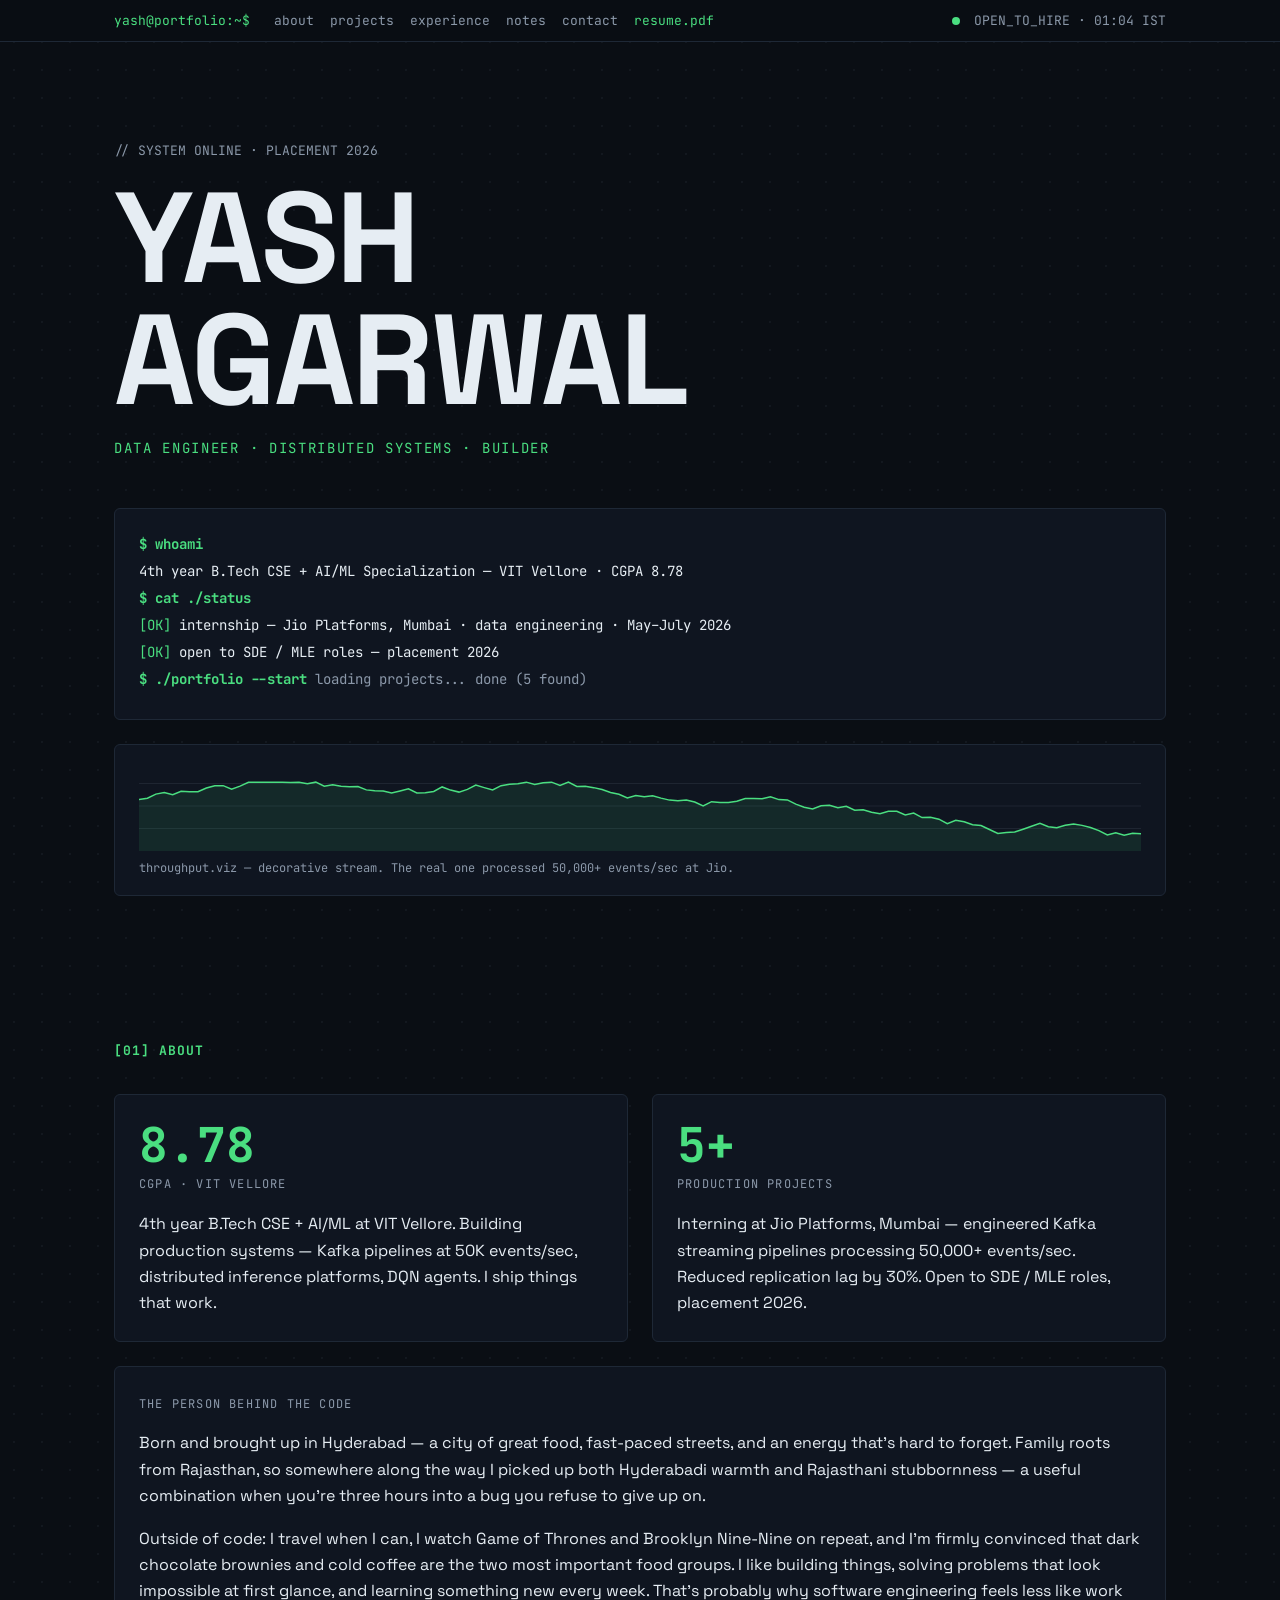
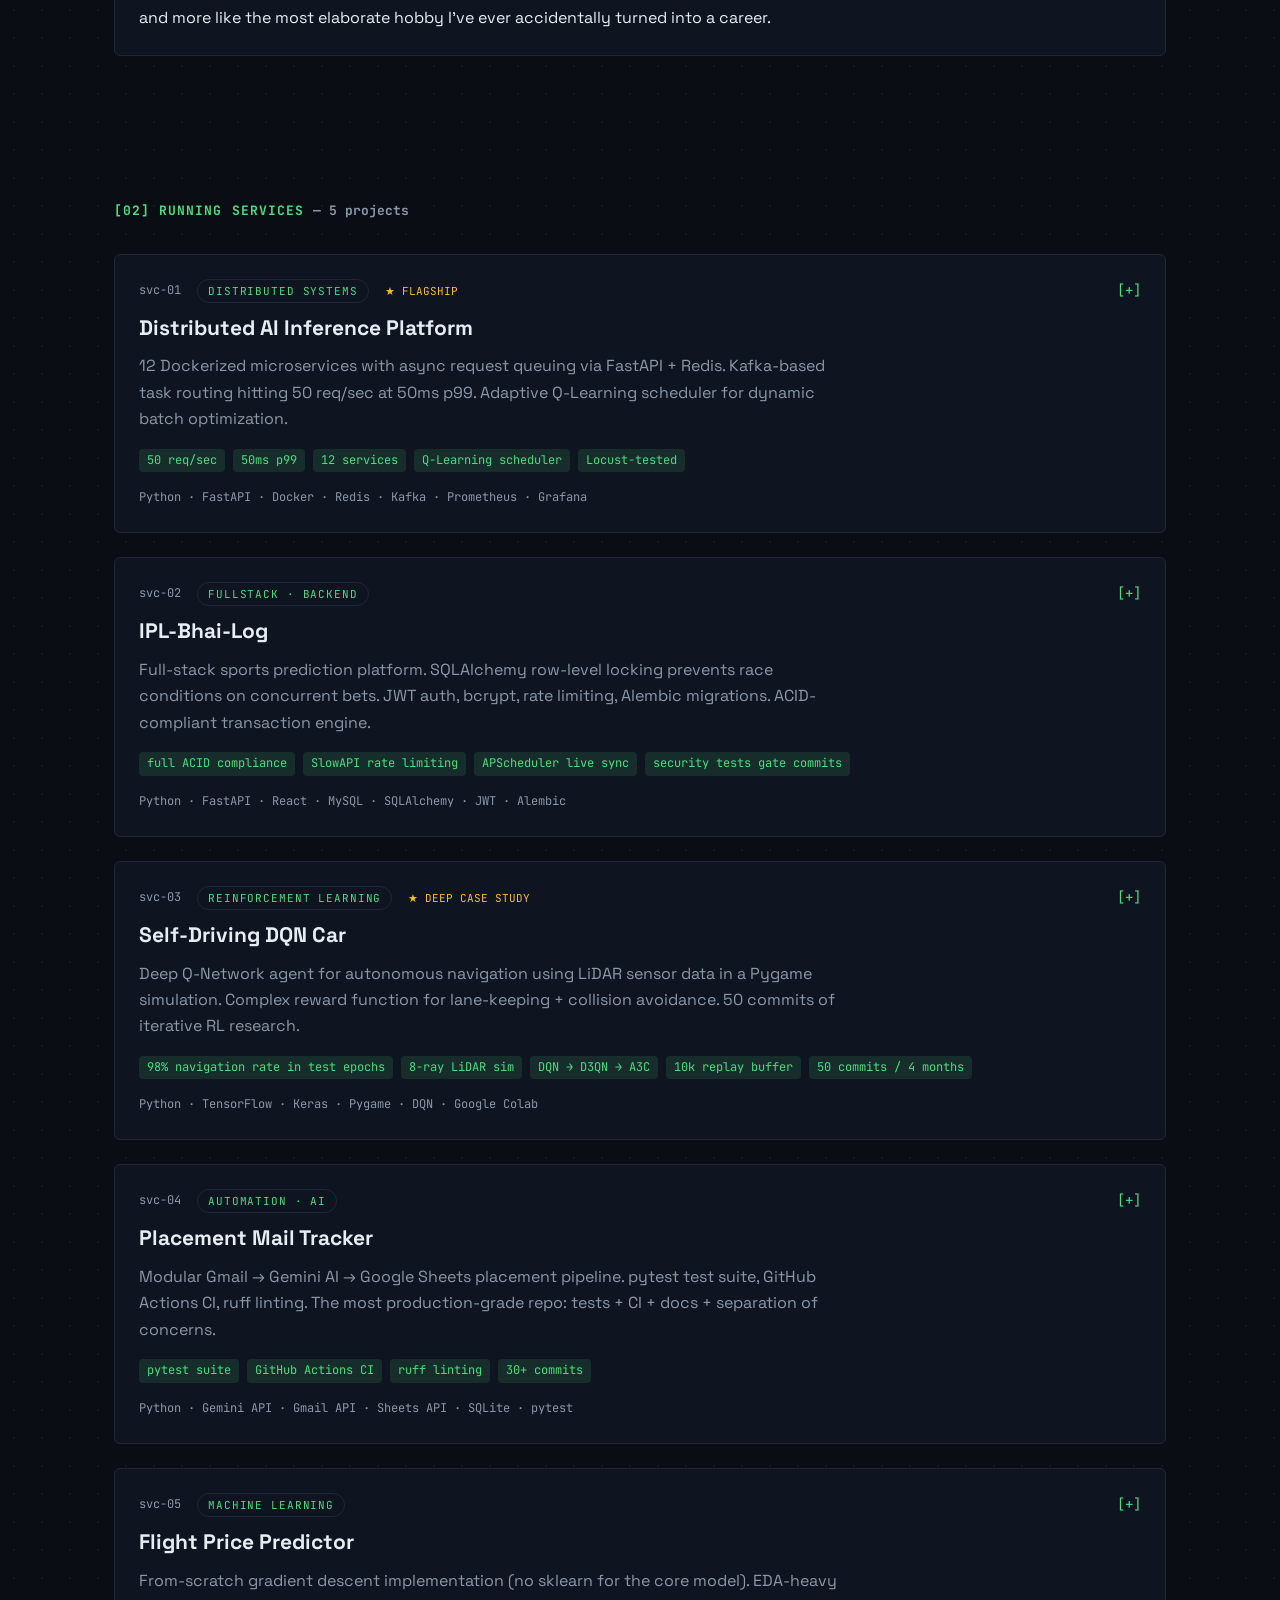
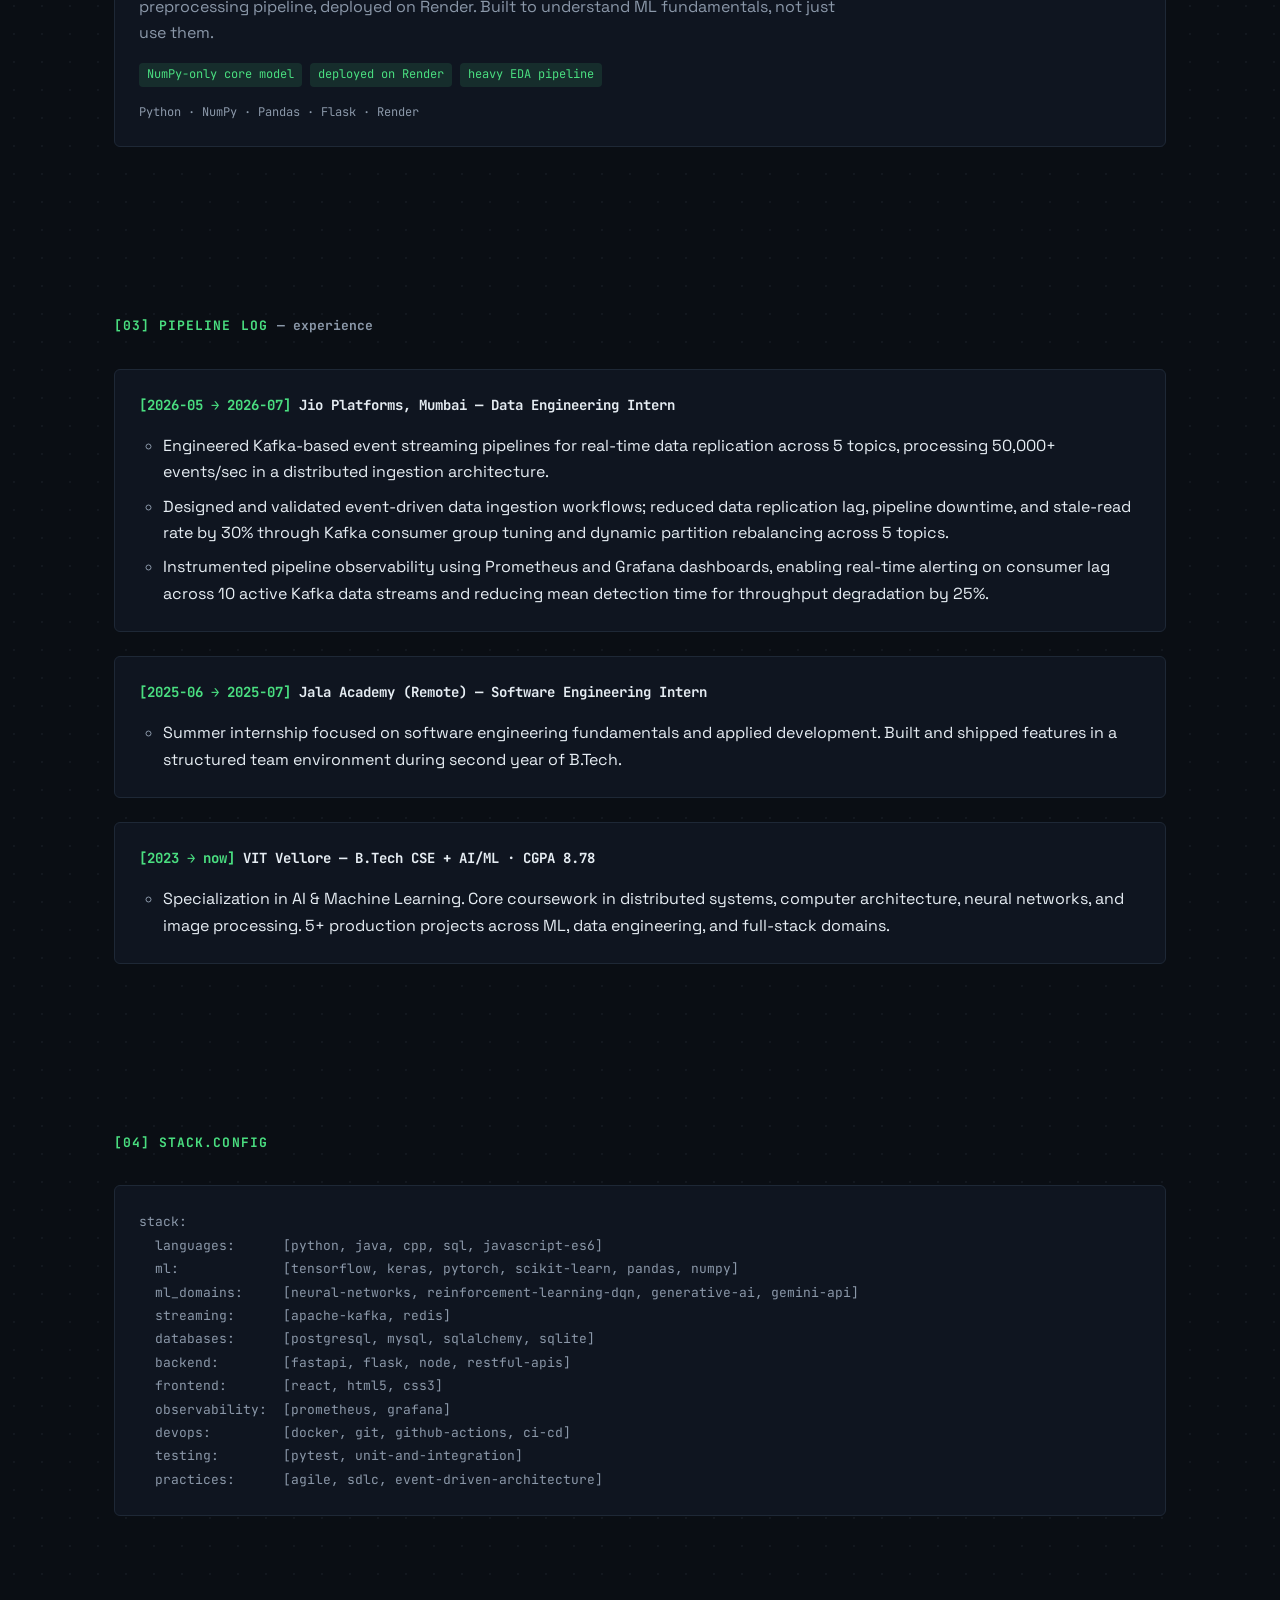
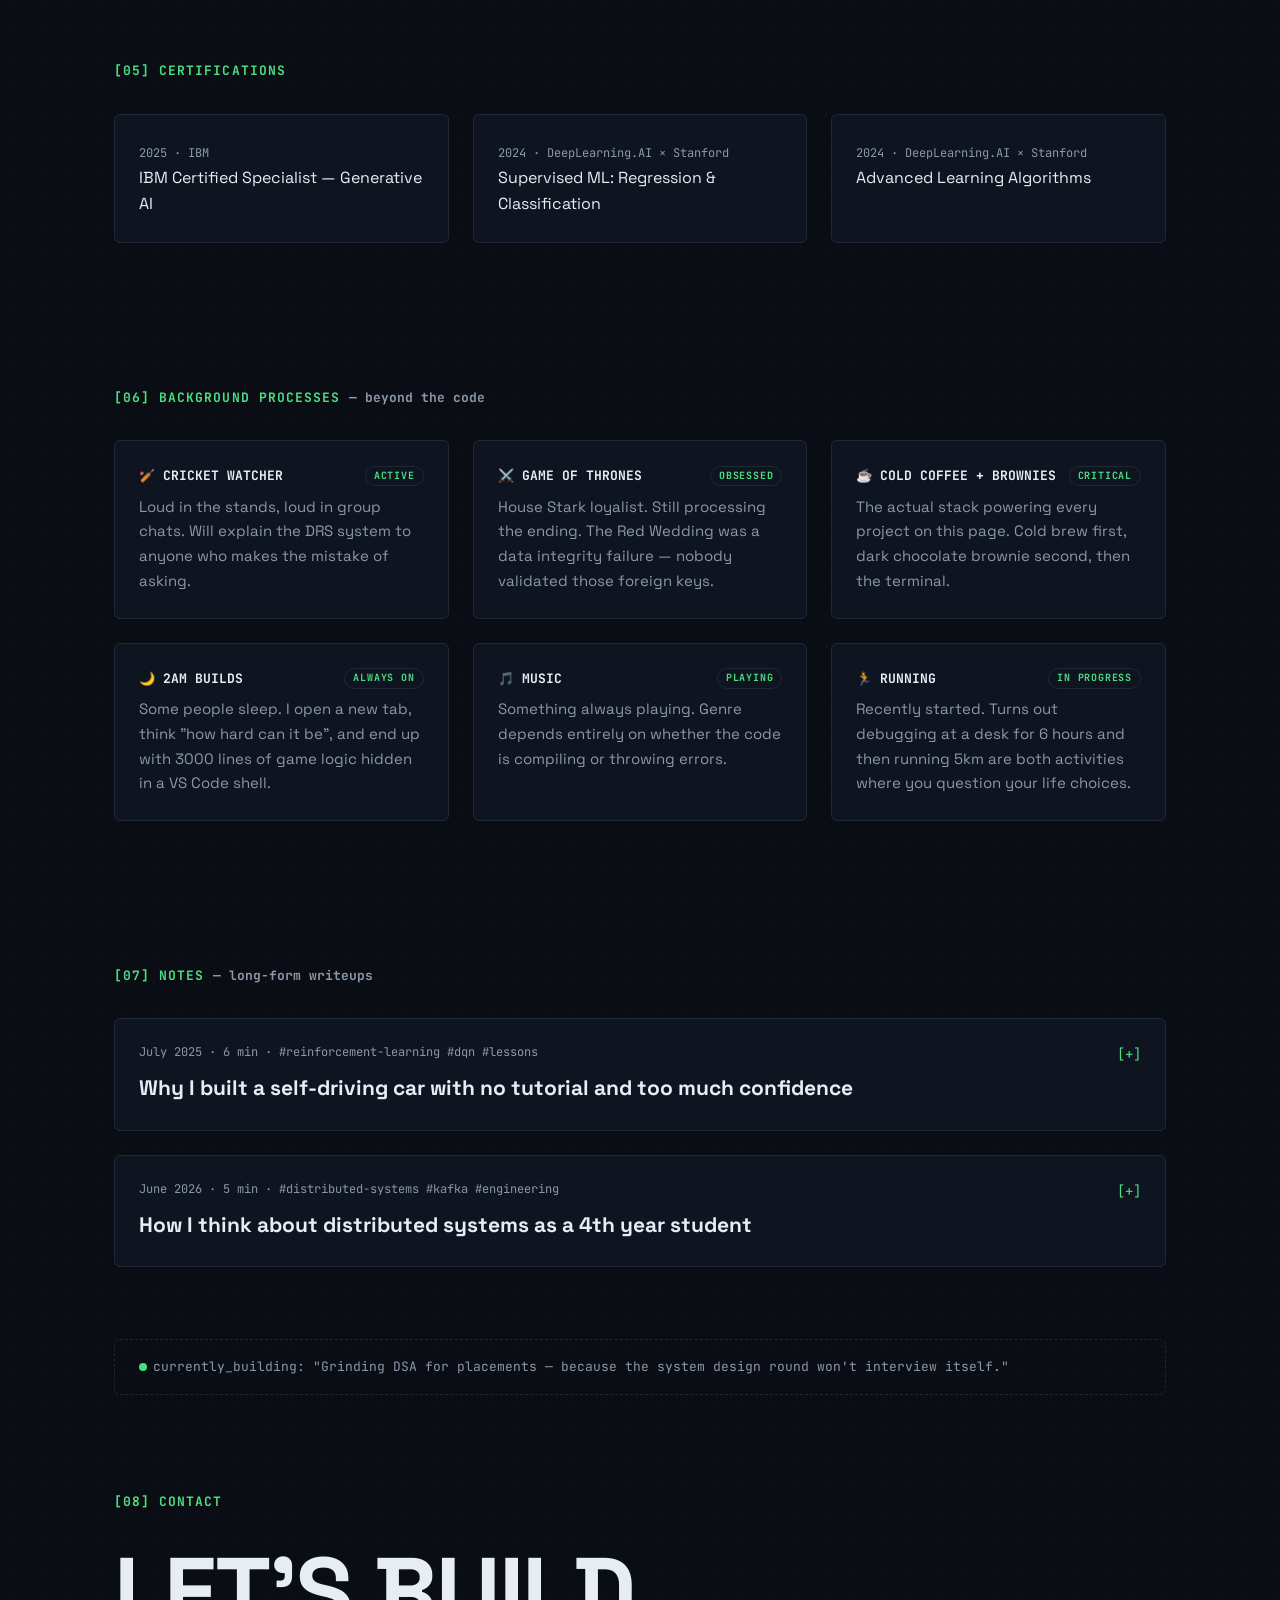
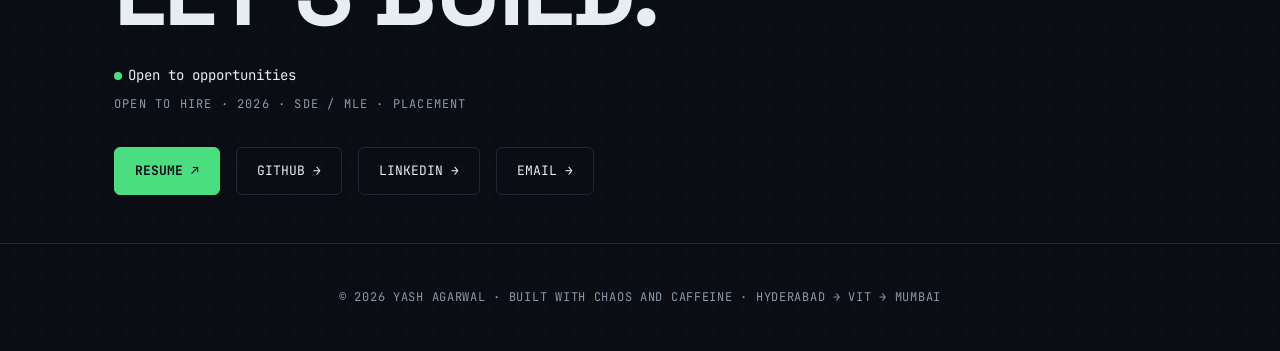
<file: index2.html>
<!DOCTYPE html>
<html lang="en">
<head>
<meta charset="UTF-8">
<meta name="viewport" content="width=device-width, initial-scale=1.0">
<title>Yash Agarwal — Data Engineer &amp; ML Developer</title>
<meta name="description" content="4th year B.Tech CSE + AI/ML at VIT Vellore. Data Engineering Intern at Jio Platforms. Building distributed systems, ML models, and full-stack applications. Open to SDE/MLE roles.">
<meta name="author" content="Yash Agarwal">
<meta name="theme-color" content="#0A0E14">
<meta property="og:title" content="Yash Agarwal — Data Engineer &amp; ML Developer">
<meta property="og:description" content="4th year CS student. Jio Platforms intern. Building things that scale.">
<link rel="icon" type="image/svg+xml" href="/assets/favicon.svg">
<link rel="preconnect" href="https://fonts.googleapis.com">
<link rel="preconnect" href="https://fonts.gstatic.com" crossorigin>
<link href="https://fonts.googleapis.com/css2?family=Space+Grotesk:wght@500;700&family=JetBrains+Mono:wght@400;700&display=swap" rel="stylesheet">
<link rel="stylesheet" href="index2.css">
</head>
<body>

<a class="skip-link" href="#main">Skip to content</a>

<header class="statusbar">
  <div class="statusbar-inner">
    <span class="prompt mono">yash@portfolio:~$</span>
    <nav class="statusnav mono" aria-label="Primary">
      <a href="#about">about</a>
      <a href="#services">projects</a>
      <a href="#pipeline">experience</a>
      <a href="#notes">notes</a>
      <a href="#contact">contact</a>
      <a href="/assets/resume.pdf" target="_blank" rel="noopener" class="statusnav-resume">resume.pdf</a><!-- TODO: resume file not yet in /assets -->
    </nav>
    <span class="statusbar-right mono">
      <span class="dot dot-green" aria-hidden="true"></span>OPEN_TO_HIRE
      <span class="clock" id="clock" aria-label="Local time in India"></span>
    </span>
  </div>
</header>

<main id="main" tabindex="-1">

  <!-- ============ HERO ============ -->
  <section class="hero" aria-labelledby="hero-name">
    <p class="mono eyebrow">// SYSTEM ONLINE · PLACEMENT 2026</p>
    <h1 id="hero-name">YASH<br>AGARWAL</h1>
    <p class="hero-tagline mono">DATA ENGINEER · DISTRIBUTED SYSTEMS · BUILDER</p>

    <div class="bootlog mono panel" role="group" aria-label="Introduction, styled as a terminal session">
      <p class="boot-line" style="--i:0"><span class="boot-cmd">$ whoami</span></p>
      <p class="boot-line" style="--i:1">4th year B.Tech CSE + AI/ML Specialization — VIT Vellore · CGPA 8.78</p>
      <p class="boot-line" style="--i:2"><span class="boot-cmd">$ cat ./status</span></p>
      <p class="boot-line" style="--i:3"><span class="ok">[OK]</span> internship — Jio Platforms, Mumbai · data engineering · May–July 2026</p>
      <p class="boot-line" style="--i:4"><span class="ok">[OK]</span> open to SDE / MLE roles — placement 2026</p>
      <p class="boot-line" style="--i:5"><span class="boot-cmd">$ ./portfolio --start</span> <span class="muted">loading projects... done (5 found)</span></p>
    </div>

    <div class="streamviz panel">
      <canvas id="stream" width="900" height="90" aria-hidden="true"></canvas>
      <p class="streamviz-caption mono">throughput.viz — decorative stream. The real one processed 50,000+ events/sec at Jio.</p>
    </div>
  </section>

  <!-- ============ ABOUT ============ -->
  <section class="section reveal" id="about" aria-labelledby="about-h">
    <h2 class="section-label mono" id="about-h">[01] ABOUT</h2>
    <div class="about-grid stagger">
      <div class="panel stat-card">
        <p class="stat mono">8.78</p>
        <p class="stat-sub mono">CGPA · VIT VELLORE</p>
        <p class="stat-body">4th year B.Tech CSE + AI/ML at VIT Vellore. Building production systems — Kafka pipelines at 50K events/sec, distributed inference platforms, DQN agents. I ship things that work.</p>
      </div>
      <div class="panel stat-card">
        <p class="stat mono">5+</p>
        <p class="stat-sub mono">PRODUCTION PROJECTS</p>
        <p class="stat-body">Interning at Jio Platforms, Mumbai — engineered Kafka streaming pipelines processing 50,000+ events/sec. Reduced replication lag by 30%. Open to SDE / MLE roles, placement 2026.</p>
      </div>
      <div class="panel bio-card">
        <p class="stat-sub mono">THE PERSON BEHIND THE CODE</p>
        <p class="stat-body">Born and brought up in Hyderabad — a city of great food, fast-paced streets, and an energy that's hard to forget. Family roots from Rajasthan, so somewhere along the way I picked up both Hyderabadi warmth and Rajasthani stubbornness — a useful combination when you're three hours into a bug you refuse to give up on.</p>
        <p class="stat-body">Outside of code: I travel when I can, I watch Game of Thrones and Brooklyn Nine-Nine on repeat, and I'm firmly convinced that dark chocolate brownies and cold coffee are the two most important food groups. I like building things, solving problems that look impossible at first glance, and learning something new every week. That's probably why software engineering feels less like work and more like the most elaborate hobby I've ever accidentally turned into a career.</p>
      </div>
    </div>
  </section>

  <!-- ============ PROJECTS AS SERVICES ============ -->
  <section class="section reveal" id="services" aria-labelledby="services-h">
    <h2 class="section-label mono" id="services-h">[02] RUNNING SERVICES <span class="muted">— 5 projects</span></h2>

    <details class="proj panel">
      <summary>
        <span class="proj-head">
          <span class="proj-index mono">svc-01</span>
          <span class="proj-tag mono">DISTRIBUTED SYSTEMS</span>
          <span class="proj-flag mono" title="flagship project">★ FLAGSHIP</span>
        </span>
        <span class="proj-title">Distributed AI Inference Platform</span>
        <span class="proj-desc">12 Dockerized microservices with async request queuing via FastAPI + Redis. Kafka-based task routing hitting 50 req/sec at 50ms p99. Adaptive Q-Learning scheduler for dynamic batch optimization.</span>
        <span class="proj-metrics mono">
          <span>50 req/sec</span><span>50ms p99</span><span>12 services</span><span>Q-Learning scheduler</span><span>Locust-tested</span>
        </span>
        <span class="proj-stack mono">Python · FastAPI · Docker · Redis · Kafka · Prometheus · Grafana</span>
        <span class="proj-toggle mono" aria-hidden="true"></span>
      </summary>
      <div class="proj-body">
        <h3 class="mono">// problem</h3>
        <p>University teaches you to train models. Nobody teaches you what happens when 50 people hit your model endpoint at the same time.</p>
        <h3 class="mono">// what was built</h3>
        <p>12 Dockerized microservices. FastAPI for async request queuing. Redis for the cache layer. Kafka for durable task routing. A Q-Learning agent as the scheduler — it learns optimal batching strategy from the system's own behaviour over time. Circuit breakers, heartbeat monitoring, intelligent worker selection. Prometheus scrapes every service; Grafana visualises everything.</p>
        <h3 class="mono">// the hard part</h3>
        <p>The Q-Learning scheduler's chicken-and-egg problem — the agent needs to explore to learn, but random actions in a production-adjacent system mean random latency spikes. Tuning epsilon-greedy exploration without making the system unusable during training. Also: distributed state race conditions — Redis MULTI/EXEC transactions and careful key namespacing to prevent two services updating the same key simultaneously.</p>
        <h3 class="mono">// what I learned</h3>
        <p>Distributed systems bugs live in the interactions between components, not in the components themselves. Observability before features — Prometheus + Grafana was the only way to catch most bugs.</p>
        <p class="proj-link mono"><a href="https://github.com/Yash-Agarwal3125/AI-Inference-Platform" target="_blank" rel="noopener">→ github.com/Yash-Agarwal3125/AI-Inference-Platform</a></p>
      </div>
    </details>

    <details class="proj panel">
      <summary>
        <span class="proj-head">
          <span class="proj-index mono">svc-02</span>
          <span class="proj-tag mono">FULLSTACK · BACKEND</span>
        </span>
        <span class="proj-title">IPL-Bhai-Log</span>
        <span class="proj-desc">Full-stack sports prediction platform. SQLAlchemy row-level locking prevents race conditions on concurrent bets. JWT auth, bcrypt, rate limiting, Alembic migrations. ACID-compliant transaction engine.</span>
        <span class="proj-metrics mono">
          <span>full ACID compliance</span><span>SlowAPI rate limiting</span><span>APScheduler live sync</span><span>security tests gate commits</span>
        </span>
        <span class="proj-stack mono">Python · FastAPI · React · MySQL · SQLAlchemy · JWT · Alembic</span>
        <span class="proj-toggle mono" aria-hidden="true"></span>
      </summary>
      <div class="proj-body">
        <h3 class="mono">// problem</h3>
        <p>Wanted a full-stack project with real engineering problems — not just CRUD. Betting has concurrency, auth, settlement logic.</p>
        <h3 class="mono">// what was built</h3>
        <p>FastAPI backend + SQLAlchemy ORM + Alembic migrations. React/Vite frontend. JWT + bcrypt auth. APScheduler syncs live match data. The critical piece: <code>SELECT ... FOR UPDATE</code> row-level locking on concurrent wallet updates — prevents two users from both seeing the same balance, both writing, and one bet disappearing.</p>
        <h3 class="mono">// the hard part</h3>
        <p>Race conditions on concurrent wallet updates. Two users bet simultaneously → both reads see the same balance → both writes succeed → one bet silently disappears. Row-level locking fixes it. Genuinely tricky to test correctly.</p>
        <p class="proj-link mono"><a href="https://github.com/Yash-Agarwal3125/IPL-Bhai-Log" target="_blank" rel="noopener">→ github.com/Yash-Agarwal3125/IPL-Bhai-Log</a></p><!-- TODO: exact repo name unconfirmed per MASTER_CONTENT -->
      </div>
    </details>

    <details class="proj panel">
      <summary>
        <span class="proj-head">
          <span class="proj-index mono">svc-03</span>
          <span class="proj-tag mono">REINFORCEMENT LEARNING</span>
          <span class="proj-flag mono" title="deep case study">★ DEEP CASE STUDY</span>
        </span>
        <span class="proj-title">Self-Driving DQN Car</span>
        <span class="proj-desc">Deep Q-Network agent for autonomous navigation using LiDAR sensor data in a Pygame simulation. Complex reward function for lane-keeping + collision avoidance. 50 commits of iterative RL research.</span>
        <span class="proj-metrics mono">
          <span>98% navigation rate in test epochs</span><span>8-ray LiDAR sim</span><span>DQN → D3QN → A3C</span><span>10k replay buffer</span><span>50 commits / 4 months</span>
        </span>
        <span class="proj-stack mono">Python · TensorFlow · Keras · Pygame · DQN · Google Colab</span>
        <span class="proj-toggle mono" aria-hidden="true"></span>
      </summary>
      <div class="proj-body">
        <h3 class="mono">// problem</h3>
        <p>Every RL tutorial starts with CartPole. I wanted to build the environment, design the reward function, choose the architecture — everything from scratch.</p>
        <h3 class="mono">// what was built</h3>
        <p>Pygame top-down road simulation. 8 LiDAR rays as state. DQN with experience replay + target network. Actions: steer left/right, accelerate, brake. Later experimented with D3QN and A3C.</p>
        <h3 class="mono">// the hard parts</h3>
        <p>1 — Reward function design: the first attempt made the agent spin in circles, the second made it drive straight at max speed ignoring corners; the third (smooth velocity + lane deviation penalty + steering change penalty) finally worked. Took 3 weeks.</p>
        <p>2 — Hyperparameter sensitivity: DQNs are brittle. Kept a spreadsheet of every experiment. 50 commits, mostly hyperparameter runs.</p>
        <p>3 — Sim-to-real gap: LiDAR rays clipping through obstacle corners due to floating-point precision. The agent learned to exploit the bug. Fixed it, and the agent had to relearn. A week gone.</p>
        <h3 class="mono">// what I learned</h3>
        <p>Reward function design is 80% of the work in RL. Iteration speed beats architecture choices. Log everything.</p>
        <p class="proj-link mono"><a href="https://github.com/Yash-Agarwal3125/Neural-Networks-Car-Project" target="_blank" rel="noopener">→ github.com/Yash-Agarwal3125/Neural-Networks-Car-Project</a></p>
      </div>
    </details>

    <details class="proj panel">
      <summary>
        <span class="proj-head">
          <span class="proj-index mono">svc-04</span>
          <span class="proj-tag mono">AUTOMATION · AI</span>
        </span>
        <span class="proj-title">Placement Mail Tracker</span>
        <span class="proj-desc">Modular Gmail → Gemini AI → Google Sheets placement pipeline. pytest test suite, GitHub Actions CI, ruff linting. The most production-grade repo: tests + CI + docs + separation of concerns.</span>
        <span class="proj-metrics mono">
          <span>pytest suite</span><span>GitHub Actions CI</span><span>ruff linting</span><span>30+ commits</span>
        </span>
        <span class="proj-stack mono">Python · Gemini API · Gmail API · Sheets API · SQLite · pytest</span>
        <span class="proj-toggle mono" aria-hidden="true"></span>
      </summary>
      <div class="proj-body">
        <h3 class="mono">// problem</h3>
        <p>Placement season = 30+ emails/day. Was missing follow-ups. Automated the entire classification → logging pipeline.</p>
        <h3 class="mono">// what was built</h3>
        <p>A modular Python package. The Gmail API reads emails → Gemini AI classifies (application / interview / rejection / offer) → SQLite stores state → Google Sheets gets the final log. GitHub Actions keeps it running and honest. Ships with <code>.env.example</code> and a <code>USER_MANUAL.md</code>.</p>
        <h3 class="mono">// the hard part</h3>
        <p>Gemini misclassification (~5% of the time). The system needs to handle uncertainty gracefully — flag for manual review, not silently put a rejection in the 'offer' column. Building reliable systems around unreliable AI components is the real engineering challenge.</p>
        <!-- TODO: no public repo URL exists in MASTER_CONTENT for this project -->
        <p class="proj-link mono muted">repo link pending<span data-todo> [TODO: GitHub URL not listed in MASTER_CONTENT]</span></p>
      </div>
    </details>

    <details class="proj panel">
      <summary>
        <span class="proj-head">
          <span class="proj-index mono">svc-05</span>
          <span class="proj-tag mono">MACHINE LEARNING</span>
        </span>
        <span class="proj-title">Flight Price Predictor</span>
        <span class="proj-desc">From-scratch gradient descent implementation (no sklearn for the core model). EDA-heavy preprocessing pipeline, deployed on Render. Built to understand ML fundamentals, not just use them.</span>
        <span class="proj-metrics mono">
          <span>NumPy-only core model</span><span>deployed on Render</span><span>heavy EDA pipeline</span>
        </span>
        <span class="proj-stack mono">Python · NumPy · Pandas · Flask · Render</span>
        <span class="proj-toggle mono" aria-hidden="true"></span>
      </summary>
      <div class="proj-body">
        <h3 class="mono">// problem</h3>
        <p>Everyone imports sklearn. Wanted to understand what linear regression actually does at the mathematical level.</p>
        <h3 class="mono">// the hard part</h3>
        <p>Learning rate selection without adaptive optimisers. Too high: loss diverges. Too low: convergence takes forever. Manual tuning taught more than any lecture.</p>
        <p><span data-todo>[TODO: RMSE/R² or other accuracy metric — not stated in MASTER_CONTENT]</span></p>
        <p class="proj-link mono"><a href="https://github.com/Yash-Agarwal3125/Flight-Price-Predicter-" target="_blank" rel="noopener">→ github.com/Yash-Agarwal3125/Flight-Price-Predicter-</a></p>
      </div>
    </details>
  </section>

  <!-- ============ EXPERIENCE AS PIPELINE LOG ============ -->
  <section class="section reveal" id="pipeline" aria-labelledby="pipeline-h">
    <h2 class="section-label mono" id="pipeline-h">[03] PIPELINE LOG <span class="muted">— experience</span></h2>
    <ol class="log stagger">
      <li class="log-entry panel">
        <p class="log-meta mono"><span class="ok">[2026-05 → 2026-07]</span> Jio Platforms, Mumbai — Data Engineering Intern</p>
        <ul class="log-body">
          <li>Engineered Kafka-based event streaming pipelines for real-time data replication across 5 topics, processing 50,000+ events/sec in a distributed ingestion architecture.</li>
          <li>Designed and validated event-driven data ingestion workflows; reduced data replication lag, pipeline downtime, and stale-read rate by 30% through Kafka consumer group tuning and dynamic partition rebalancing across 5 topics.</li>
          <li>Instrumented pipeline observability using Prometheus and Grafana dashboards, enabling real-time alerting on consumer lag across 10 active Kafka data streams and reducing mean detection time for throughput degradation by 25%.</li>
        </ul>
      </li>
      <li class="log-entry panel">
        <p class="log-meta mono"><span class="ok">[2025-06 → 2025-07]</span> Jala Academy (Remote) — Software Engineering Intern</p>
        <ul class="log-body">
          <li>Summer internship focused on software engineering fundamentals and applied development. Built and shipped features in a structured team environment during second year of B.Tech.</li>
        </ul>
      </li>
      <li class="log-entry panel">
        <p class="log-meta mono"><span class="ok">[2023 → now]</span> VIT Vellore — B.Tech CSE + AI/ML · CGPA 8.78</p>
        <ul class="log-body">
          <li>Specialization in AI &amp; Machine Learning. Core coursework in distributed systems, computer architecture, neural networks, and image processing. 5+ production projects across ML, data engineering, and full-stack domains.</li>
        </ul>
      </li>
    </ol>
  </section>

  <!-- ============ SKILLS AS CONFIG ============ -->
  <section class="section reveal" id="stack" aria-labelledby="stack-h">
    <h2 class="section-label mono" id="stack-h">[04] STACK.CONFIG</h2>
    <pre class="config panel mono" tabindex="0"><code>stack:
  languages:      [python, java, cpp, sql, javascript-es6]
  ml:             [tensorflow, keras, pytorch, scikit-learn, pandas, numpy]
  ml_domains:     [neural-networks, reinforcement-learning-dqn, generative-ai, gemini-api]
  streaming:      [apache-kafka, redis]
  databases:      [postgresql, mysql, sqlalchemy, sqlite]
  backend:        [fastapi, flask, node, restful-apis]
  frontend:       [react, html5, css3]
  observability:  [prometheus, grafana]
  devops:         [docker, git, github-actions, ci-cd]
  testing:        [pytest, unit-and-integration]
  practices:      [agile, sdlc, event-driven-architecture]</code></pre>
  </section>

  <!-- ============ CERTIFICATIONS ============ -->
  <section class="section reveal" id="certs" aria-labelledby="certs-h">
    <h2 class="section-label mono" id="certs-h">[05] CERTIFICATIONS</h2>
    <ul class="cert-grid stagger">
      <li class="panel cert"><span class="mono muted">2025 · IBM</span><br>IBM Certified Specialist — Generative AI</li>
      <li class="panel cert"><span class="mono muted">2024 · DeepLearning.AI × Stanford</span><br>Supervised ML: Regression &amp; Classification</li>
      <li class="panel cert"><span class="mono muted">2024 · DeepLearning.AI × Stanford</span><br>Advanced Learning Algorithms</li>
    </ul>
  </section>

  <!-- ============ SIDEQUESTS AS BACKGROUND PROCESSES ============ -->
  <section class="section reveal" id="procs" aria-labelledby="procs-h">
    <h2 class="section-label mono" id="procs-h">[06] BACKGROUND PROCESSES <span class="muted">— beyond the code</span></h2>
    <ul class="proc-grid stagger">
      <li class="panel proc">
        <p class="proc-head mono">🏏 CRICKET WATCHER <span class="chip">ACTIVE</span></p>
        <p>Loud in the stands, loud in group chats. Will explain the DRS system to anyone who makes the mistake of asking.</p>
      </li>
      <li class="panel proc">
        <p class="proc-head mono">⚔️ GAME OF THRONES <span class="chip">OBSESSED</span></p>
        <p>House Stark loyalist. Still processing the ending. The Red Wedding was a data integrity failure — nobody validated those foreign keys.</p>
      </li>
      <li class="panel proc">
        <p class="proc-head mono">☕ COLD COFFEE + BROWNIES <span class="chip">CRITICAL</span></p>
        <p>The actual stack powering every project on this page. Cold brew first, dark chocolate brownie second, then the terminal.</p>
      </li>
      <li class="panel proc">
        <p class="proc-head mono">🌙 2AM BUILDS <span class="chip">ALWAYS ON</span></p>
        <p>Some people sleep. I open a new tab, think "how hard can it be", and end up with 3000 lines of game logic hidden in a VS Code shell.</p>
      </li>
      <li class="panel proc">
        <p class="proc-head mono">🎵 MUSIC <span class="chip">PLAYING</span></p>
        <p>Something always playing. Genre depends entirely on whether the code is compiling or throwing errors.</p>
      </li>
      <li class="panel proc">
        <p class="proc-head mono">🏃 RUNNING <span class="chip">IN PROGRESS</span></p>
        <p>Recently started. Turns out debugging at a desk for 6 hours and then running 5km are both activities where you question your life choices.</p>
      </li>
    </ul>
  </section>

  <!-- ============ NOTES / BLOG ============ -->
  <section class="section reveal" id="notes" aria-labelledby="notes-h">
    <h2 class="section-label mono" id="notes-h">[07] NOTES <span class="muted">— long-form writeups</span></h2>

    <details class="note panel">
      <summary>
        <span class="note-meta mono">July 2025 · 6 min · #reinforcement-learning #dqn #lessons</span>
        <span class="note-title">Why I built a self-driving car with no tutorial and too much confidence</span>
        <span class="proj-toggle mono" aria-hidden="true"></span>
      </summary>
      <div class="note-body">
        <p>I want to be honest about how this project started: I watched a YouTube video about reinforcement learning, thought "that doesn't look too hard", and opened a new Python file. That was the first mistake.</p>
        <h3 class="mono">// the setup</h3>
        <p>I'd just finished the DeepLearning.AI ML courses and wanted to build something that used RL for real — not a Gymnasium CartPole tutorial, not a cloned notebook. I wanted to design the environment, the reward function, the architecture. Everything.</p>
        <p>The project: a self-driving car simulation. Top-down view, Pygame environment, LiDAR sensors, a DQN agent that would learn to navigate without me telling it how. Simple enough, right?</p>
        <h3 class="mono">// week one: the environment</h3>
        <p>Building the Pygame simulation was actually fun. A road, some obstacles, a car with 8 LiDAR rays projecting outward. The rays would detect how far away obstacles were and return those distances as the state. The car could steer left, right, accelerate, or brake. By the end of week one I had a working simulation. The car moved. The sensors worked. I felt good about this.</p>
        <h3 class="mono">// week two: the reward function (where dreams go to die)</h3>
        <p>Here is something nobody tells you clearly enough about reinforcement learning: the reward function is harder than the neural network.</p>
        <p>My first reward function: +1 for being in the lane, -10 for collision. Clean. Intuitive. Completely wrong. The agent learned to park itself in the middle of the lane and rotate slowly. Technically maximising reward. Completely useless.</p>
        <p>Second attempt: reward proportional to speed. The agent immediately learned to drive in a straight line as fast as possible and ignore every corner. Also technically correct. Also useless.</p>
        <p>Third attempt — the one that finally worked — had four components: penalise lane deviation proportionally, reward smooth forward velocity (not maximum velocity), heavy collision penalty, and a small penalty for excessive steering changes. This last one was key. Without penalising jerky steering, the agent would twitch left-right constantly. The steering penalty made it prefer smooth trajectories.</p>
        <p>This took three weeks to get right. Three weeks where the agent was doing increasingly creative wrong things.</p>
        <h3 class="mono">// the hyperparameter grind</h3>
        <p>DQNs are sensitive. Learning rate, epsilon decay rate, replay buffer size, target network update frequency — each one affects training stability in ways that interact with each other. There's no formula. You run an experiment, watch what happens, form a hypothesis, change one thing, run again.</p>
        <p>I kept a spreadsheet. Every experiment, what I changed, what the agent did. 50 commits over 4 months, most of them labelled something like "try lr=0.0005 with slower epsilon decay."</p>
        <h3 class="mono">// what I actually learned</h3>
        <p>Not what I expected to learn. I expected to learn about neural network architectures. Instead I learned:</p>
        <p>1. Reward function design is the actual skill. The network will learn whatever you incentivise. If it's doing something weird, your reward function is probably rewarding that weird thing.</p>
        <p>2. Iteration speed matters more than architecture choices. Running more experiments faster is more valuable than spending three days designing the perfect network.</p>
        <p>3. Logging everything is not optional. The only way I caught bugs was by having records of what the agent did under different conditions.</p>
        <p>The project is marked "Proof of Concept" in the README because that's honest. The agent navigates the simulation. It doesn't generalise to anything else. But I understand RL at a level I couldn't have gotten from any tutorial, because I made every possible mistake myself.</p>
        <p>That's probably the best way to learn anything.</p>
      </div>
    </details>

    <details class="note panel">
      <summary>
        <span class="note-meta mono">June 2026 · 5 min · #distributed-systems #kafka #engineering</span>
        <span class="note-title">How I think about distributed systems as a 4th year student</span>
        <span class="proj-toggle mono" aria-hidden="true"></span>
      </summary>
      <div class="note-body">
        <p>I spent two months at Jio Platforms this summer working on Kafka-based data pipelines. Before that, I'd built a distributed AI inference platform as a learning project. Between the two, I've developed some opinions about distributed systems — not expert opinions, but the kind you only get from watching things break in ways your textbook never mentioned.</p>
        <h3 class="mono">// what university teaches you</h3>
        <p>University taught me that distributed systems are about consistency, availability, and partition tolerance — the CAP theorem. It taught me about consensus algorithms and replication strategies in the abstract. It taught me to think about distributed systems as a theoretical problem.</p>
        <p>None of that was wrong. But it was incomplete in a specific way: it didn't teach me what 50,000 events per second actually feels like to manage.</p>
        <h3 class="mono">// what production taught me</h3>
        <p>At Jio, the Kafka pipelines I worked on processed over 50,000 events per second across 5 topics. That number sounds impressive. What it actually means is: every configuration decision has consequences that show up immediately in monitoring.</p>
        <p>Consumer group tuning, for instance. In theory, you add more consumers to a group to increase throughput. In practice, adding consumers changes how partitions are assigned, which triggers rebalances, which causes processing pauses. We reduced replication lag by 30% not by adding resources, but by tuning how existing consumers were configured. The insight was operational, not architectural.</p>
        <p>Prometheus and Grafana dashboards weren't optional. Without them, I would have had no idea whether a change I made helped or hurt. Observability is not a nice-to-have — it's how you know what your system is actually doing.</p>
        <h3 class="mono">// the thing about distributed bugs</h3>
        <p>Here's what's different about bugs in distributed systems: they're usually not in any single component. They're in the interaction between components.</p>
        <p>In my inference platform project, I had a bug where requests would occasionally get processed twice. The bug wasn't in the API gateway. It wasn't in the worker. It was in how the Kafka consumer acknowledged messages — specifically, in an edge case where a worker would crash after processing a message but before committing the offset, so Kafka would redeliver it to another worker.</p>
        <p>That bug required understanding three components simultaneously to find. That's what makes distributed systems hard — not the components, but their interactions.</p>
        <h3 class="mono">// a mental model that actually helps</h3>
        <p>I've started thinking about distributed systems as a series of contracts. Each service makes a contract with the services it talks to: "I will accept requests in this format, process them, and respond in this way." The interesting engineering questions are:</p>
        <p>— What happens when a service can't keep its contract? (Circuit breakers)<br>— What happens when a message is delivered twice? (Idempotency)<br>— What happens when two services have inconsistent views of the same data? (Eventual consistency)</p>
        <p>These aren't exam questions. They're things that will happen in any system that runs long enough.</p>
        <h3 class="mono">// what I'd tell myself a year ago</h3>
        <p>Build something that actually breaks. Not a tutorial project — something with real concurrency, real message queues, real failure modes. The textbook teaches you the vocabulary. Only building something teaches you the language.</p>
        <p>The inference platform I built broke constantly in the early stages. Every break taught me something the theory didn't. The Jio internship confirmed most of it.</p>
        <p>I'm still a student. But I think I understand distributed systems differently than I did before I wrote any of this code. That difference came entirely from building things and watching them fail.</p>
      </div>
    </details>
  </section>

  <!-- ============ CURRENTLY BUILDING ============ -->
  <aside class="strip reveal" aria-label="Currently building">
    <p class="mono"><span class="dot dot-green" aria-hidden="true"></span>currently_building: "Grinding DSA for placements — because the system design round won't interview itself."</p>
  </aside>

  <!-- ============ CONTACT ============ -->
  <section class="section reveal contact" id="contact" aria-labelledby="contact-h">
    <h2 class="section-label mono" id="contact-h">[08] CONTACT</h2>
    <p class="contact-big">LET'S BUILD.</p>
    <p class="mono contact-avail"><span class="dot dot-green" aria-hidden="true"></span>Open to opportunities</p>
    <p class="mono contact-tags">OPEN TO HIRE · 2026 · SDE / MLE · PLACEMENT</p>
    <div class="contact-ctas">
      <a class="cta cta-primary mono" href="/assets/resume.pdf" target="_blank" rel="noopener">RESUME ↗</a><!-- TODO: resume file not yet in /assets -->
      <a class="cta mono" href="https://github.com/Yash-Agarwal3125" target="_blank" rel="noopener">GITHUB →</a>
      <a class="cta mono" href="https://linkedin.com/in/yash-agarwal" target="_blank" rel="noopener">LINKEDIN →</a><!-- TODO: exact LinkedIn URL unconfirmed per MASTER_CONTENT -->
      <a class="cta mono" href="mailto:yashagarwal3125@gmail.com">EMAIL →</a>
    </div>
  </section>

</main>

<footer class="footer mono">
  <p>© 2026 YASH AGARWAL · BUILT WITH CHAOS AND CAFFEINE · HYDERABAD → VIT → MUMBAI</p>
</footer>

<script src="index2.js"></script>
</body>
</html>
</file>
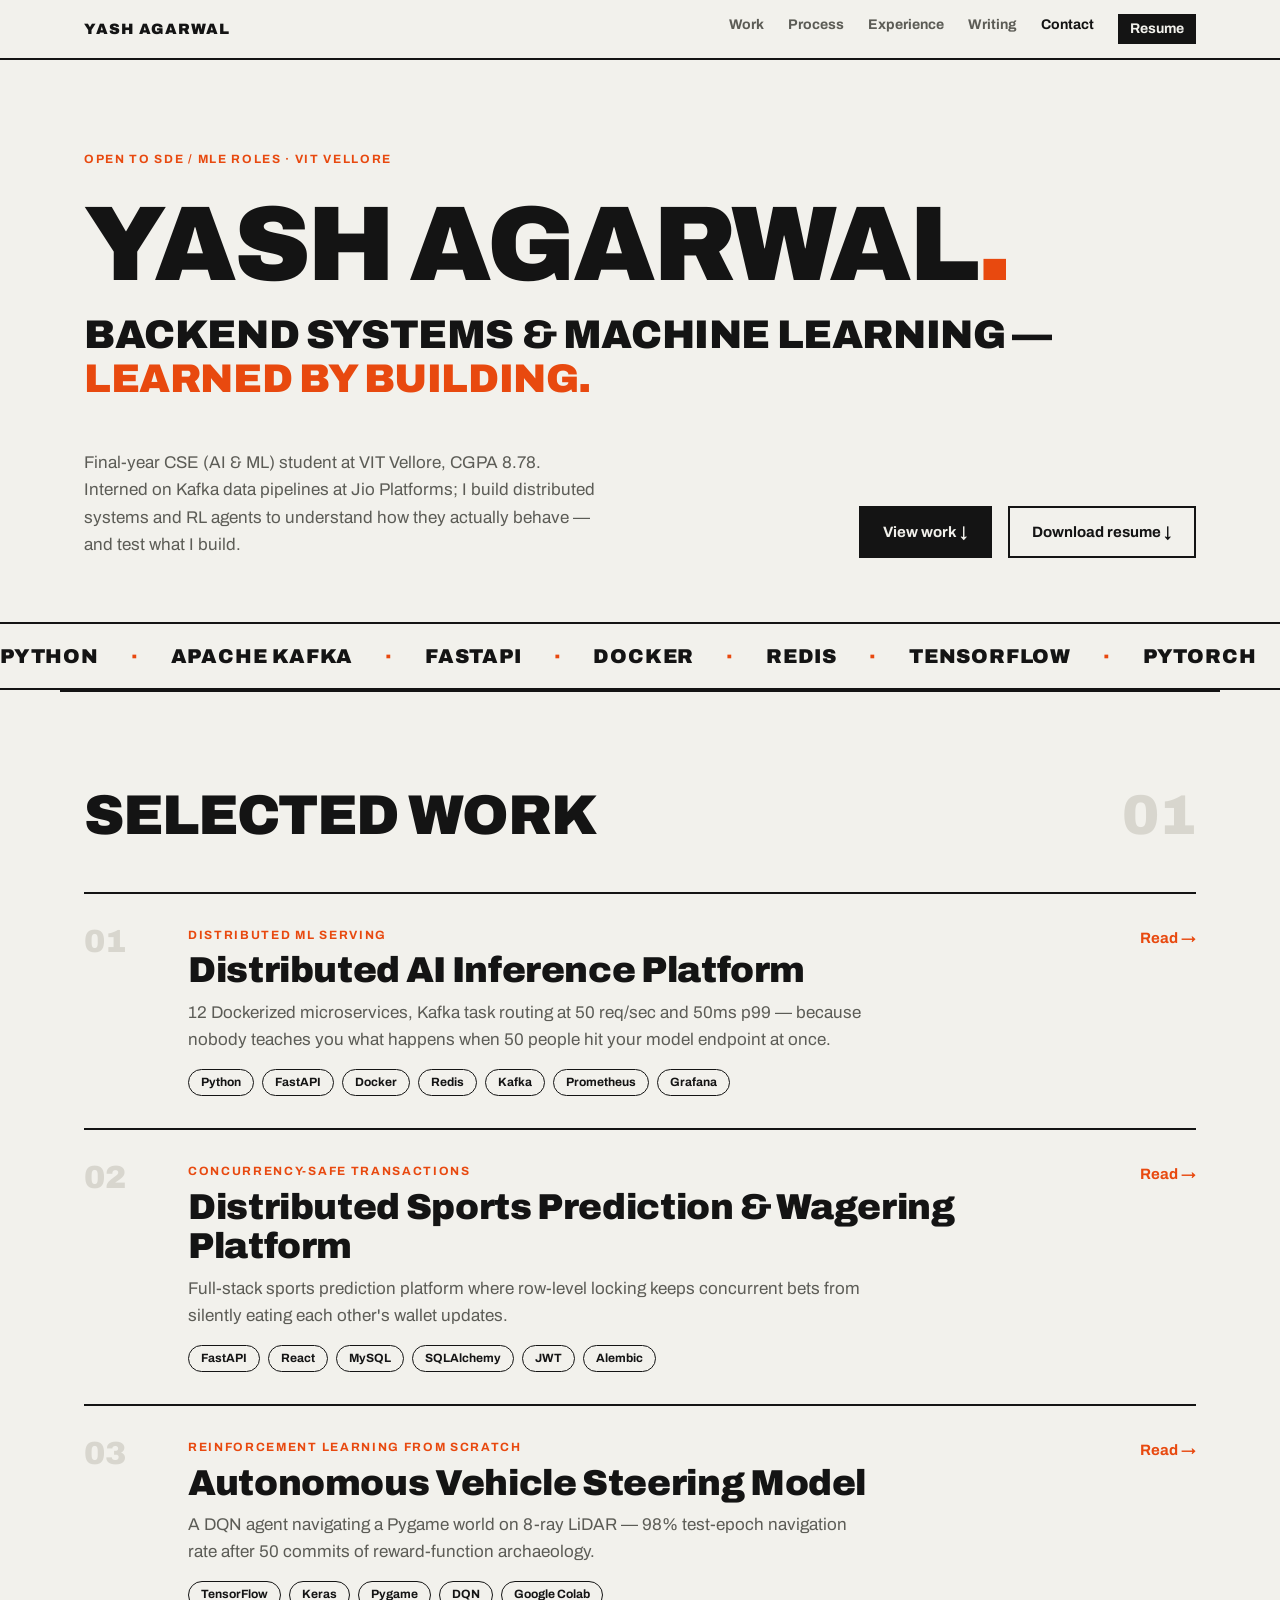
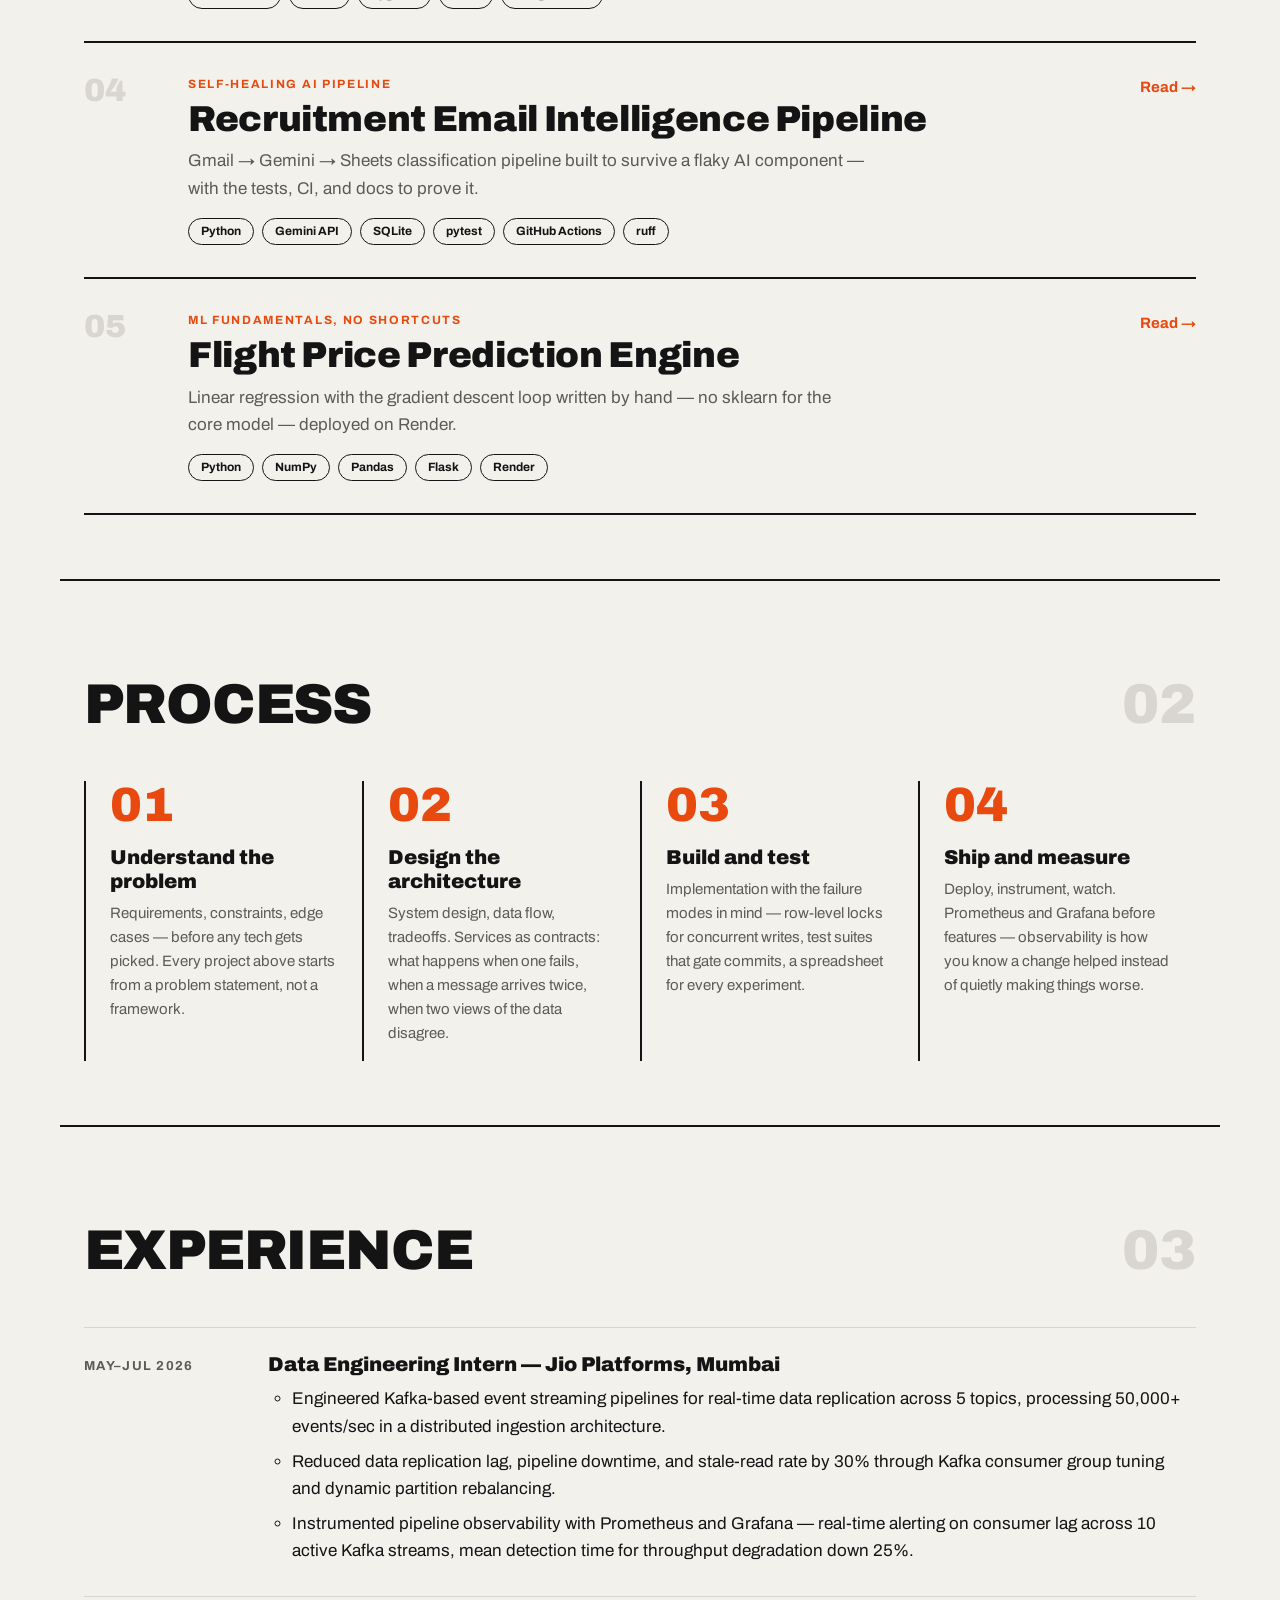
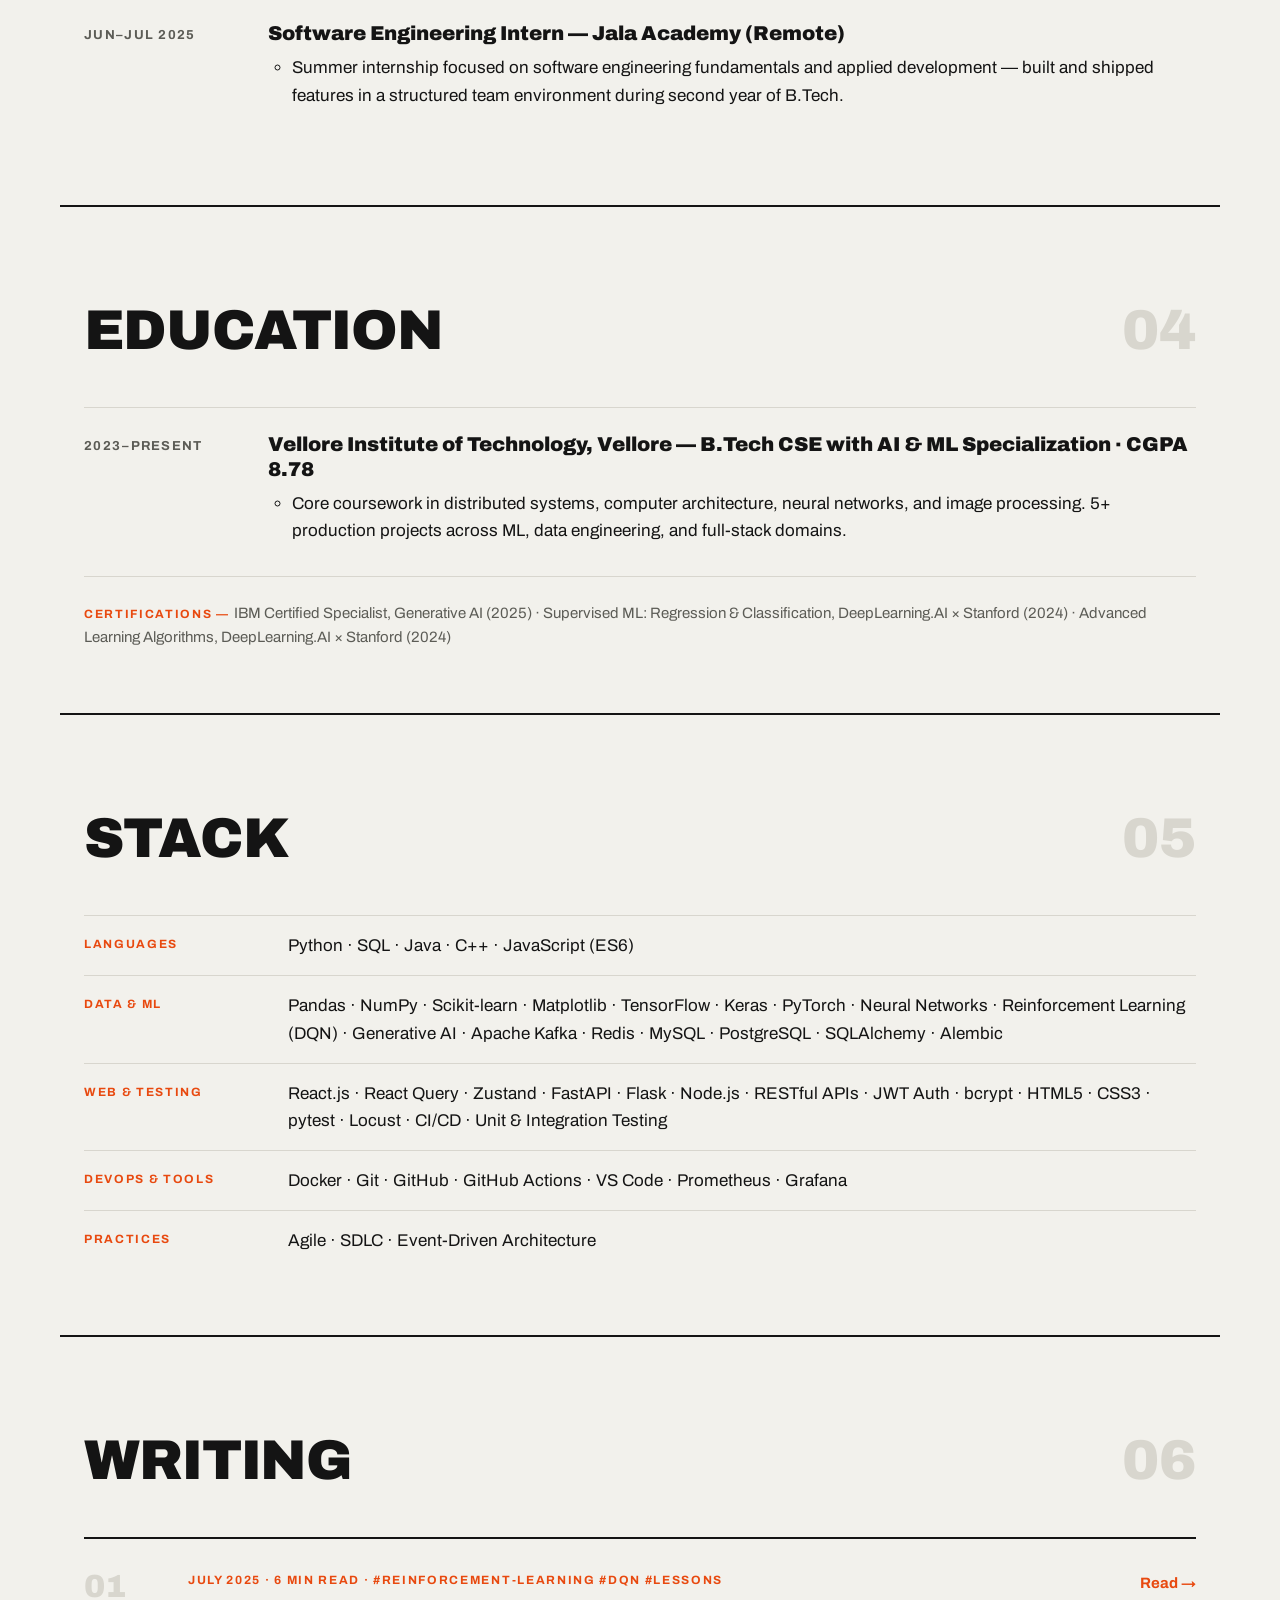
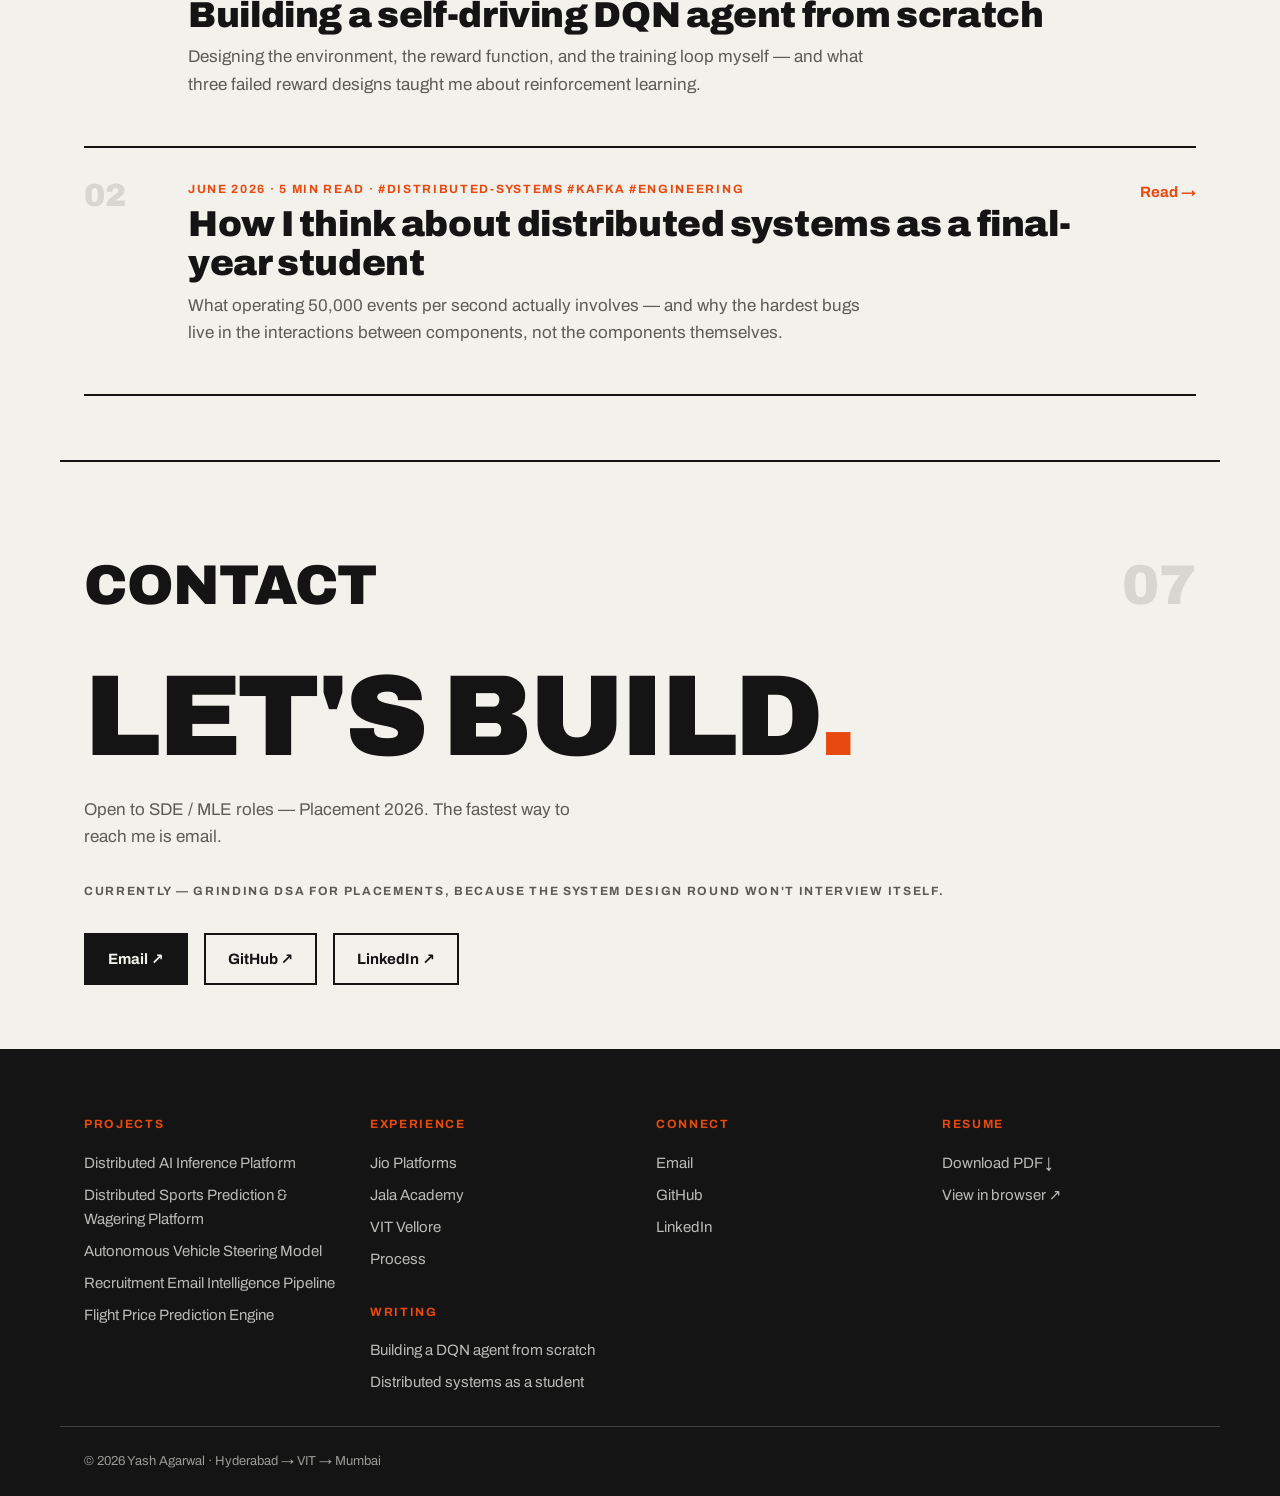
<file: index3.html>
<!DOCTYPE html>
<html lang="en">
<head>
<meta charset="UTF-8">
<meta name="viewport" content="width=device-width, initial-scale=1.0">
<title>Yash Agarwal — Software Engineer</title>
<meta name="description" content="Yash Agarwal — software engineer building backend systems and machine learning products. Kafka pipelines, distributed inference, models that ship.">
<meta name="author" content="Yash Agarwal">
<meta name="theme-color" content="#F2F1EC">
<meta property="og:title" content="Yash Agarwal — Software Engineer">
<meta property="og:description" content="Backend systems and machine learning, built for real-world use.">
<meta property="og:type" content="website">
<meta property="og:url" content="https://Yash-Agarwal3125.github.io">
<meta name="twitter:card" content="summary">
<meta name="twitter:title" content="Yash Agarwal — Software Engineer">
<meta name="twitter:description" content="Backend systems and machine learning, built for real-world use.">
<!-- ponytail: inline SVG favicon — assets/ is empty, no file needed -->
<link rel="icon" type="image/svg+xml" href="data:image/svg+xml,<svg xmlns='http://www.w3.org/2000/svg' viewBox='0 0 100 100'><rect width='100' height='100' fill='%23141414'/><text x='8' y='72' font-family='Arial,sans-serif' font-size='54' font-weight='900' fill='%23F2F1EC'>YA</text><rect x='76' y='60' width='14' height='14' fill='%23E8490F'/></svg>">
<script type="application/ld+json">
{
  "@context": "https://schema.org",
  "@type": "Person",
  "name": "Yash Agarwal",
  "email": "mailto:yashagarwal3125@gmail.com",
  "url": "https://Yash-Agarwal3125.github.io",
  "jobTitle": "Software Engineer",
  "alumniOf": "Vellore Institute of Technology",
  "sameAs": ["https://github.com/Yash-Agarwal3125"]
}
</script>
<link rel="preconnect" href="https://fonts.googleapis.com">
<link rel="preconnect" href="https://fonts.gstatic.com" crossorigin>
<link href="https://fonts.googleapis.com/css2?family=Archivo:wght@400;700;900&display=swap" rel="stylesheet">
<link rel="stylesheet" href="index3.css">
</head>
<body>

<a class="skip-link" href="#main">Skip to content</a>

<header class="nav">
  <div class="nav-inner">
    <a class="nav-name" href="#main">YASH AGARWAL</a>
    <nav class="nav-links" aria-label="Primary">
      <a href="#work">Work</a>
      <a href="#process">Process</a>
      <a href="#experience">Experience</a>
      <a href="#writing">Writing</a>
      <a href="#contact">Contact</a>
      <a class="nav-resume" href="Yash%20Agarwal.pdf" target="_blank" rel="noopener">Resume</a>
    </nav>
  </div>
</header>

<main id="main" tabindex="-1">

  <!-- ============ HERO ============ -->
  <section class="hero">
    <p class="micro reveal">OPEN TO SDE / MLE ROLES · VIT VELLORE</p>
    <h1 class="reveal">Yash Agarwal<em>.</em></h1>
    <p class="hero-headline reveal">Backend systems &amp; machine learning — <em>learned by building.</em></p>
    <div class="hero-foot reveal">
      <p class="hero-sub">Final-year CSE (AI &amp; ML) student at VIT Vellore, CGPA 8.78. Interned on Kafka data pipelines at Jio Platforms; I build distributed systems and RL agents to understand how they actually behave — and test what I build.</p>
      <div class="hero-ctas">
        <a class="btn btn-solid" href="#work">View work ↓</a>
        <a class="btn" href="Yash%20Agarwal.pdf" download="Yash-Agarwal-Resume.pdf">Download resume ↓</a>
      </div>
    </div>
  </section>

  <!-- ============ TECH MARQUEE (decorative — the categorized stack is section 04) ============ -->
  <div class="marquee" aria-hidden="true">
    <div class="marquee-track">
      <span>PYTHON</span><span>·</span><span>APACHE KAFKA</span><span>·</span><span>FASTAPI</span><span>·</span><span>DOCKER</span><span>·</span><span>REDIS</span><span>·</span><span>TENSORFLOW</span><span>·</span><span>PYTORCH</span><span>·</span><span>REACT</span><span>·</span><span>POSTGRESQL</span><span>·</span><span>PROMETHEUS</span><span>·</span><span>GRAFANA</span><span>·</span><span>PYTEST</span><span>·</span><span>GITHUB ACTIONS</span><span>·</span><span>SQL</span><span>·</span><span>JAVA</span><span>·</span><span>C++</span><span>·</span>
      <span>PYTHON</span><span>·</span><span>APACHE KAFKA</span><span>·</span><span>FASTAPI</span><span>·</span><span>DOCKER</span><span>·</span><span>REDIS</span><span>·</span><span>TENSORFLOW</span><span>·</span><span>PYTORCH</span><span>·</span><span>REACT</span><span>·</span><span>POSTGRESQL</span><span>·</span><span>PROMETHEUS</span><span>·</span><span>GRAFANA</span><span>·</span><span>PYTEST</span><span>·</span><span>GITHUB ACTIONS</span><span>·</span><span>SQL</span><span>·</span><span>JAVA</span><span>·</span><span>C++</span><span>·</span>
    </div>
  </div>

  <!-- ============ SELECTED WORK ============ -->
  <section class="section" id="work">
    <div class="section-head reveal">
      <h2>Selected work</h2>
      <span class="section-num" aria-hidden="true">01</span>
    </div>

    <details class="case reveal">
      <summary>
        <span class="case-row">
          <span class="case-index">01</span>
          <span class="case-main">
            <span class="micro">DISTRIBUTED ML SERVING</span>
            <span class="case-title">Distributed AI Inference Platform</span>
            <span class="case-line">12 Dockerized microservices, Kafka task routing at 50 req/sec and 50ms p99 — because nobody teaches you what happens when 50 people hit your model endpoint at once.</span>
            <span class="pills"><span>Python</span><span>FastAPI</span><span>Docker</span><span>Redis</span><span>Kafka</span><span>Prometheus</span><span>Grafana</span></span>
          </span>
          <span class="case-cta" aria-hidden="true">Read →</span>
        </span>
      </summary>
      <div class="case-body">
        <div class="case-cols">
          <div>
            <h3 class="micro">PROBLEM</h3>
            <p>University teaches you to train models. Nobody teaches you what happens when 50 people hit your model endpoint at the same time.</p>
            <h3 class="micro">BUILT</h3>
            <p>12 Dockerized microservices. FastAPI for async request queuing, Redis for the cache layer, Kafka for durable task routing. A Q-Learning agent as the scheduler — it learns optimal batching from the system's own behaviour. Circuit breakers, heartbeat monitoring, intelligent worker selection; Prometheus scrapes every service, Grafana visualises everything.</p>
            <h3 class="micro">THE HARD PART</h3>
            <p>The Q-Learning scheduler's chicken-and-egg problem: the agent needs to explore to learn, but random actions in a production-adjacent system mean random latency spikes. Plus distributed state races — solved with Redis MULTI/EXEC transactions and careful key namespacing.</p>
            <h3 class="micro">LEARNED</h3>
            <p>Distributed systems bugs live in the interactions between components, not the components. Observability before features.</p>
          </div>
          <div class="case-side">
            <p class="micro">METRICS</p>
            <ul class="metric-list">
              <li>50 req/sec throughput</li>
              <li>50ms p99 under load</li>
              <li>12 microservices</li>
              <li>Locust load-tested</li>
            </ul>
            <a class="case-link" href="https://github.com/Yash-Agarwal3125/AI-Inference-Platform" target="_blank" rel="noopener">GitHub ↗</a>
          </div>
        </div>
      </div>
    </details>

    <details class="case reveal">
      <summary>
        <span class="case-row">
          <span class="case-index">02</span>
          <span class="case-main">
            <span class="micro">CONCURRENCY-SAFE TRANSACTIONS</span>
            <span class="case-title">Distributed Sports Prediction &amp; Wagering Platform</span>
            <span class="case-line">Full-stack sports prediction platform where row-level locking keeps concurrent bets from silently eating each other's wallet updates.</span>
            <span class="pills"><span>FastAPI</span><span>React</span><span>MySQL</span><span>SQLAlchemy</span><span>JWT</span><span>Alembic</span></span>
          </span>
          <span class="case-cta" aria-hidden="true">Read →</span>
        </span>
      </summary>
      <div class="case-body">
        <div class="case-cols">
          <div>
            <h3 class="micro">PROBLEM</h3>
            <p>Wanted a full-stack project with real engineering problems — not just CRUD. Betting has concurrency, auth, settlement logic.</p>
            <h3 class="micro">BUILT</h3>
            <p>FastAPI backend, SQLAlchemy ORM, Alembic migrations, React/Vite frontend, JWT + bcrypt auth, APScheduler syncing live match data. The critical piece: <code>SELECT ... FOR UPDATE</code> row-level locking on concurrent wallet updates.</p>
            <h3 class="micro">THE HARD PART</h3>
            <p>Two users bet simultaneously → both reads see the same balance → both writes succeed → one bet silently disappears. Row-level locking fixes it; testing it correctly is the genuinely tricky part.</p>
          </div>
          <div class="case-side">
            <p class="micro">METRICS</p>
            <ul class="metric-list">
              <li>Full ACID compliance</li>
              <li>SlowAPI rate limiting</li>
              <li>Security tests gate every commit</li>
              <li>Alembic-managed migrations</li>
            </ul>
            <a class="case-link" href="https://github.com/Yash-Agarwal3125/IPL-Bhai-Log" target="_blank" rel="noopener">GitHub ↗</a><!-- TODO: exact repo name unconfirmed per MASTER_CONTENT -->
          </div>
        </div>
      </div>
    </details>

    <details class="case reveal">
      <summary>
        <span class="case-row">
          <span class="case-index">03</span>
          <span class="case-main">
            <span class="micro">REINFORCEMENT LEARNING FROM SCRATCH</span>
            <span class="case-title">Autonomous Vehicle Steering Model</span>
            <span class="case-line">A DQN agent navigating a Pygame world on 8-ray LiDAR — 98% test-epoch navigation rate after 50 commits of reward-function archaeology.</span>
            <span class="pills"><span>TensorFlow</span><span>Keras</span><span>Pygame</span><span>DQN</span><span>Google Colab</span></span>
          </span>
          <span class="case-cta" aria-hidden="true">Read →</span>
        </span>
      </summary>
      <div class="case-body">
        <div class="case-cols">
          <div>
            <h3 class="micro">PROBLEM</h3>
            <p>Every RL tutorial starts with CartPole. I wanted to build the environment, the reward function, the architecture — everything from scratch.</p>
            <h3 class="micro">BUILT</h3>
            <p>Pygame top-down road simulation, 8 LiDAR rays as state, DQN with a 10,000-transition experience replay buffer and target network. Actions: steer, accelerate, brake. Later experiments moved to D3QN and A3C.</p>
            <h3 class="micro">THE HARD PART</h3>
            <p>Reward design took three attempts and three weeks — spin-in-circles, then full-speed-into-corners, then the four-term function that worked. DQNs are brittle, so every hyperparameter run went in a spreadsheet. And a LiDAR floating-point bug let the agent clip through corners — it learned to exploit the bug, then had to relearn after the fix.</p>
            <h3 class="micro">LEARNED</h3>
            <p>Reward function design is 80% of the work in RL. Iteration speed beats architecture choices. Log everything.</p>
          </div>
          <div class="case-side">
            <p class="micro">METRICS</p>
            <ul class="metric-list">
              <li>98% navigation rate in test epochs</li>
              <li>DQN → D3QN → A3C progression</li>
              <li>50 commits over 4 months</li>
              <li>Colab GPU training</li>
            </ul>
            <a class="case-link" href="https://github.com/Yash-Agarwal3125/Neural-Networks-Car-Project" target="_blank" rel="noopener">GitHub ↗</a>
          </div>
        </div>
      </div>
    </details>

    <details class="case reveal">
      <summary>
        <span class="case-row">
          <span class="case-index">04</span>
          <span class="case-main">
            <span class="micro">SELF-HEALING AI PIPELINE</span>
            <span class="case-title">Recruitment Email Intelligence Pipeline</span>
            <span class="case-line">Gmail → Gemini → Sheets classification pipeline built to survive a flaky AI component — with the tests, CI, and docs to prove it.</span>
            <span class="pills"><span>Python</span><span>Gemini API</span><span>SQLite</span><span>pytest</span><span>GitHub Actions</span><span>ruff</span></span>
          </span>
          <span class="case-cta" aria-hidden="true">Read →</span>
        </span>
      </summary>
      <div class="case-body">
        <div class="case-cols">
          <div>
            <h3 class="micro">PROBLEM</h3>
            <p>Placement season = 30+ emails/day. Was missing follow-ups, so the entire classification → logging pipeline got automated.</p>
            <h3 class="micro">BUILT</h3>
            <p>A modular Python package: Gmail API reads → Gemini classifies (application / interview / rejection / offer) → SQLite stores state → Google Sheets logs. GitHub Actions keeps it running and honest. Ships with <code>.env.example</code> and a <code>USER_MANUAL.md</code>.</p>
            <h3 class="micro">THE HARD PART</h3>
            <p>Gemini misclassifies ~5% of the time. The system flags uncertainty for manual review instead of silently filing a rejection under "offer" — building reliable systems around unreliable AI components is the real engineering challenge.</p>
          </div>
          <div class="case-side">
            <p class="micro">METRICS</p>
            <ul class="metric-list">
              <li>Full pytest suite</li>
              <li>GitHub Actions CI</li>
              <li>ruff linting</li>
              <li>30+ commits</li>
            </ul>
            <a class="case-link" href="https://github.com/Yash-Agarwal3125/placement-mail-tracker" target="_blank" rel="noopener">GitHub ↗</a>
          </div>
        </div>
      </div>
    </details>

    <details class="case reveal">
      <summary>
        <span class="case-row">
          <span class="case-index">05</span>
          <span class="case-main">
            <span class="micro">ML FUNDAMENTALS, NO SHORTCUTS</span>
            <span class="case-title">Flight Price Prediction Engine</span>
            <span class="case-line">Linear regression with the gradient descent loop written by hand — no sklearn for the core model — deployed on Render.</span>
            <span class="pills"><span>Python</span><span>NumPy</span><span>Pandas</span><span>Flask</span><span>Render</span></span>
          </span>
          <span class="case-cta" aria-hidden="true">Read →</span>
        </span>
      </summary>
      <div class="case-body">
        <div class="case-cols">
          <div>
            <h3 class="micro">PROBLEM</h3>
            <p>Everyone imports sklearn. Wanted to understand what linear regression actually does at the mathematical level.</p>
            <h3 class="micro">THE HARD PART</h3>
            <p>Learning rate selection without adaptive optimisers. Too high: loss diverges. Too low: convergence takes forever. Manual tuning taught more than any lecture.</p>
            <p><span data-todo>[TODO: RMSE/R² or other accuracy metric — not stated in MASTER_CONTENT]</span></p>
          </div>
          <div class="case-side">
            <p class="micro">METRICS</p>
            <ul class="metric-list">
              <li>NumPy-only core model</li>
              <li>EDA-heavy preprocessing</li>
              <li>Deployed on Render</li>
            </ul>
            <a class="case-link" href="https://github.com/Yash-Agarwal3125/Flight-Price-Predicter-" target="_blank" rel="noopener">GitHub ↗</a>
          </div>
        </div>
      </div>
    </details>
  </section>

  <!-- ============ PROCESS ============ -->
  <section class="section" id="process">
    <div class="section-head reveal">
      <h2>Process</h2>
      <span class="section-num" aria-hidden="true">02</span>
    </div>
    <ol class="steps">
      <li class="step reveal">
        <span class="step-num" aria-hidden="true">01</span>
        <h3>Understand the problem</h3>
        <p>Requirements, constraints, edge cases — before any tech gets picked. Every project above starts from a problem statement, not a framework.</p>
      </li>
      <li class="step reveal">
        <span class="step-num" aria-hidden="true">02</span>
        <h3>Design the architecture</h3>
        <p>System design, data flow, tradeoffs. Services as contracts: what happens when one fails, when a message arrives twice, when two views of the data disagree.</p>
      </li>
      <li class="step reveal">
        <span class="step-num" aria-hidden="true">03</span>
        <h3>Build and test</h3>
        <p>Implementation with the failure modes in mind — row-level locks for concurrent writes, test suites that gate commits, a spreadsheet for every experiment.</p>
      </li>
      <li class="step reveal">
        <span class="step-num" aria-hidden="true">04</span>
        <h3>Ship and measure</h3>
        <p>Deploy, instrument, watch. Prometheus and Grafana before features — observability is how you know a change helped instead of quietly making things worse.</p>
      </li>
    </ol>
  </section>

  <!-- ============ EXPERIENCE ============ -->
  <section class="section" id="experience">
    <div class="section-head reveal">
      <h2>Experience</h2>
      <span class="section-num" aria-hidden="true">03</span>
    </div>
    <ol class="xp">
      <li class="xp-row reveal">
        <span class="xp-date">MAY–JUL 2026</span>
        <div class="xp-body">
          <h3>Data Engineering Intern — Jio Platforms, Mumbai</h3>
          <ul>
            <li>Engineered Kafka-based event streaming pipelines for real-time data replication across 5 topics, processing 50,000+ events/sec in a distributed ingestion architecture.</li>
            <li>Reduced data replication lag, pipeline downtime, and stale-read rate by 30% through Kafka consumer group tuning and dynamic partition rebalancing.</li>
            <li>Instrumented pipeline observability with Prometheus and Grafana — real-time alerting on consumer lag across 10 active Kafka streams, mean detection time for throughput degradation down 25%.</li>
          </ul>
        </div>
      </li>
      <li class="xp-row reveal">
        <span class="xp-date">JUN–JUL 2025</span>
        <div class="xp-body">
          <h3>Software Engineering Intern — Jala Academy (Remote)</h3>
          <ul>
            <li>Summer internship focused on software engineering fundamentals and applied development — built and shipped features in a structured team environment during second year of B.Tech.</li>
          </ul>
        </div>
      </li>
    </ol>
  </section>

  <!-- ============ EDUCATION ============ -->
  <section class="section" id="education">
    <div class="section-head reveal">
      <h2>Education</h2>
      <span class="section-num" aria-hidden="true">04</span>
    </div>
    <ol class="xp">
      <li class="xp-row reveal">
        <span class="xp-date">2023–PRESENT</span>
        <div class="xp-body">
          <h3>Vellore Institute of Technology, Vellore — B.Tech CSE with AI &amp; ML Specialization · CGPA 8.78</h3>
          <ul>
            <li>Core coursework in distributed systems, computer architecture, neural networks, and image processing. 5+ production projects across ML, data engineering, and full-stack domains.</li>
          </ul>
        </div>
      </li>
    </ol>
    <p class="certs reveal"><span class="micro">CERTIFICATIONS — </span>IBM Certified Specialist, Generative AI (2025) · Supervised ML: Regression &amp; Classification, DeepLearning.AI × Stanford (2024) · Advanced Learning Algorithms, DeepLearning.AI × Stanford (2024)</p>
  </section>

  <!-- ============ STACK ============ -->
  <section class="section" id="stack">
    <div class="section-head reveal">
      <h2>Stack</h2>
      <span class="section-num" aria-hidden="true">05</span>
    </div>
    <dl class="stack reveal">
      <div class="stack-row"><dt class="micro">LANGUAGES</dt><dd>Python · SQL · Java · C++ · JavaScript (ES6)</dd></div>
      <div class="stack-row"><dt class="micro">DATA &amp; ML</dt><dd>Pandas · NumPy · Scikit-learn · Matplotlib · TensorFlow · Keras · PyTorch · Neural Networks · Reinforcement Learning (DQN) · Generative AI · Apache Kafka · Redis · MySQL · PostgreSQL · SQLAlchemy · Alembic</dd></div>
      <div class="stack-row"><dt class="micro">WEB &amp; TESTING</dt><dd>React.js · React Query · Zustand · FastAPI · Flask · Node.js · RESTful APIs · JWT Auth · bcrypt · HTML5 · CSS3 · pytest · Locust · CI/CD · Unit &amp; Integration Testing</dd></div>
      <div class="stack-row"><dt class="micro">DEVOPS &amp; TOOLS</dt><dd>Docker · Git · GitHub · GitHub Actions · VS Code · Prometheus · Grafana</dd></div>
      <div class="stack-row"><dt class="micro">PRACTICES</dt><dd>Agile · SDLC · Event-Driven Architecture</dd></div>
    </dl>
  </section>

  <!-- ============ WRITING ============ -->
  <section class="section" id="writing">
    <div class="section-head reveal">
      <h2>Writing</h2>
      <span class="section-num" aria-hidden="true">06</span>
    </div>

    <details class="case reveal">
      <summary>
        <span class="case-row">
          <span class="case-index">01</span>
          <span class="case-main">
            <span class="micro">JULY 2025 · 6 MIN READ · #REINFORCEMENT-LEARNING #DQN #LESSONS</span>
            <span class="case-title">Building a self-driving DQN agent from scratch</span>
            <span class="case-line">Designing the environment, the reward function, and the training loop myself — and what three failed reward designs taught me about reinforcement learning.</span>
          </span>
          <span class="case-cta" aria-hidden="true">Read →</span>
        </span>
      </summary>
      <div class="case-body">
        <div class="post-body">
          <p>This project began with more confidence than experience. I had just finished the DeepLearning.AI machine learning courses and wanted to apply reinforcement learning end-to-end — not through a pre-built Gymnasium environment, but by designing the environment, the reward function, and the training loop myself.</p>
          <h3 class="micro">THE SETUP</h3>
          <p>The project was a self-driving car simulation: a top-down Pygame environment, a car with eight LiDAR rays whose distance readings form the state, and a Deep Q-Network agent choosing between steering, accelerating, and braking. The simulation itself came together in a week — the road, the obstacles, and the sensors all worked as intended. The difficult part came next.</p>
          <h3 class="micro">REWARD DESIGN — THE HARD PART</h3>
          <p>What no course conveys clearly enough is that the reward function is harder to get right than the neural network.</p>
          <p>My first design — +1 for staying in lane, −10 for a collision — produced an agent that parked in the middle of the lane and rotated slowly: technically reward-maximising, practically useless. The second, rewarding speed, produced an agent that drove flat out in a straight line and ignored every corner.</p>
          <p>The third design finally worked. It had four components: a proportional penalty for lane deviation, a reward for smooth forward velocity rather than maximum velocity, a heavy collision penalty, and a small penalty for abrupt steering changes. That last term proved decisive — without it the agent twitched constantly between left and right; with it, it learned to prefer smooth trajectories. Reaching this design took three weeks of watching the agent optimise for the wrong objective in increasingly inventive ways.</p>
          <h3 class="micro">THE HYPERPARAMETER GRIND</h3>
          <p>DQNs are notoriously sensitive: learning rate, epsilon decay, replay buffer size, and target network update frequency all interact, and there is no formula for setting them. The only workable approach was disciplined experimentation — change one variable, observe the result, record it. I kept a spreadsheet of every run; the 50 commits over four months are mostly entries along the lines of "lr=0.0005, slower epsilon decay."</p>
          <h3 class="micro">WHAT I TOOK AWAY</h3>
          <p>I expected to learn about network architectures. What I actually learned was different. Reward design is the core skill in reinforcement learning: the network learns exactly what you incentivise, so strange behaviour almost always traces back to the reward. Iteration speed matters more than architectural sophistication — running more experiments faster beats days spent designing the perfect network. And logging everything is non-negotiable: records of the agent's behaviour across conditions were the only way I caught bugs.</p>
          <p>The repository is honestly labelled a proof of concept — the agent navigates its simulation and nothing more. But building every component myself, and making every possible mistake along the way, taught me reinforcement learning at a depth no tutorial could have.</p>
        </div>
      </div>
    </details>

    <details class="case reveal">
      <summary>
        <span class="case-row">
          <span class="case-index">02</span>
          <span class="case-main">
            <span class="micro">JUNE 2026 · 5 MIN READ · #DISTRIBUTED-SYSTEMS #KAFKA #ENGINEERING</span>
            <span class="case-title">How I think about distributed systems as a final-year student</span>
            <span class="case-line">What operating 50,000 events per second actually involves — and why the hardest bugs live in the interactions between components, not the components themselves.</span>
          </span>
          <span class="case-cta" aria-hidden="true">Read →</span>
        </span>
      </summary>
      <div class="case-body">
        <div class="post-body">
          <p>I spent two months at Jio Platforms working on Kafka-based data pipelines. Before that, I had built a distributed AI inference platform as a personal project. Between the two, I have formed some early opinions about distributed systems — not expert opinions, but the kind that only come from watching systems fail in ways a textbook never covers.</p>
          <h3 class="micro">WHAT UNIVERSITY TEACHES</h3>
          <p>Coursework frames distributed systems through the CAP theorem, consensus algorithms, and replication strategies — the theory. None of it is wrong, but it is incomplete in one specific way: it does not convey what operating 50,000 events per second actually involves.</p>
          <h3 class="micro">WHAT PRODUCTION TAUGHT ME</h3>
          <p>The pipelines I worked on at Jio processed over 50,000 events per second across five topics. In practice, that means every configuration decision has consequences that surface immediately in monitoring.</p>
          <p>Consumer group tuning is a good example. In theory, adding consumers to a group increases throughput. In practice, it changes how partitions are assigned, which triggers rebalances, which pause processing. We reduced replication lag by 30% not by adding resources but by tuning how the existing consumers were configured — an operational insight, not an architectural one.</p>
          <p>The Prometheus and Grafana dashboards were equally essential. Without them I had no way to tell whether a change helped or hurt. Observability is not a nice-to-have; it is how you know what your system is actually doing.</p>
          <h3 class="micro">WHERE DISTRIBUTED BUGS LIVE</h3>
          <p>Bugs in distributed systems are rarely confined to a single component; they live in the interactions between components.</p>
          <p>In my inference platform, requests were occasionally processed twice. The fault was not in the API gateway or the workers, but in how the Kafka consumer acknowledged messages: if a worker crashed after processing a message but before committing its offset, Kafka redelivered the message to another worker. Finding that bug required reasoning about three components simultaneously — which is precisely what makes these systems difficult.</p>
          <h3 class="micro">A USEFUL MENTAL MODEL</h3>
          <p>I now think of a distributed system as a set of contracts: each service promises to accept requests in a given format, process them, and respond in a defined way. The interesting engineering questions follow directly. What happens when a service cannot keep its contract? Circuit breakers. When a message is delivered twice? Idempotency. When two services hold inconsistent views of the same data? Eventual consistency. These are not exam questions — they are certainties in any system that runs long enough.</p>
          <h3 class="micro">WHAT I WOULD TELL MYSELF A YEAR AGO</h3>
          <p>Build something that genuinely breaks: real concurrency, real message queues, real failure modes. The textbook teaches the vocabulary; only building teaches the language. My inference platform failed constantly in its early stages, and every failure taught me something the theory had not — the internship at Jio confirmed most of it.</p>
          <p>I am still a student, but I understand these systems differently now, and that difference came entirely from building things and watching them fail.</p>
        </div>
      </div>
    </details>
  </section>

  <!-- ============ CONTACT ============ -->
  <section class="section contact" id="contact">
    <div class="section-head reveal">
      <h2>Contact</h2>
      <span class="section-num" aria-hidden="true">07</span>
    </div>
    <p class="contact-big reveal">Let's build<em>.</em></p>
    <p class="contact-line reveal">Open to SDE / MLE roles — Placement 2026. The fastest way to reach me is email.</p>
    <p class="micro reveal contact-now">CURRENTLY — GRINDING DSA FOR PLACEMENTS, BECAUSE THE SYSTEM DESIGN ROUND WON'T INTERVIEW ITSELF.</p>
    <div class="hero-ctas reveal">
      <a class="btn btn-solid" href="mailto:yashagarwal3125@gmail.com">Email ↗</a>
      <a class="btn" href="https://github.com/Yash-Agarwal3125" target="_blank" rel="noopener">GitHub ↗</a>
      <a class="btn" href="https://linkedin.com/in/yash-agarwal" target="_blank" rel="noopener">LinkedIn ↗</a><!-- TODO: exact LinkedIn URL unconfirmed per MASTER_CONTENT -->
    </div>
  </section>

</main>

<!-- ============ FOOTER ============ -->
<footer class="footer">
  <div class="footer-cols">
    <div class="footer-col">
      <p class="micro">PROJECTS</p>
      <a href="#work">Distributed AI Inference Platform</a>
      <a href="#work">Distributed Sports Prediction &amp; Wagering Platform</a>
      <a href="#work">Autonomous Vehicle Steering Model</a>
      <a href="#work">Recruitment Email Intelligence Pipeline</a>
      <a href="#work">Flight Price Prediction Engine</a>
    </div>
    <div class="footer-col">
      <p class="micro">EXPERIENCE</p>
      <a href="#experience">Jio Platforms</a>
      <a href="#experience">Jala Academy</a>
      <a href="#education">VIT Vellore</a>
      <a href="#process">Process</a>
      <p class="micro">WRITING</p>
      <a href="#writing">Building a DQN agent from scratch</a>
      <a href="#writing">Distributed systems as a student</a>
    </div>
    <div class="footer-col">
      <p class="micro">CONNECT</p>
      <a href="mailto:yashagarwal3125@gmail.com">Email</a>
      <a href="https://github.com/Yash-Agarwal3125" target="_blank" rel="noopener">GitHub</a>
      <a href="https://linkedin.com/in/yash-agarwal" target="_blank" rel="noopener">LinkedIn</a><!-- TODO: exact LinkedIn URL unconfirmed per MASTER_CONTENT -->
    </div>
    <div class="footer-col">
      <p class="micro">RESUME</p>
      <a href="Yash%20Agarwal.pdf" download="Yash-Agarwal-Resume.pdf">Download PDF ↓</a>
      <a href="Yash%20Agarwal.pdf" target="_blank" rel="noopener">View in browser ↗</a>
    </div>
  </div>
  <p class="footer-line">© 2026 Yash Agarwal · Hyderabad → VIT → Mumbai</p>
</footer>

<script src="index3.js"></script>
</body>
</html>
</file>
<file: index2.css>
/* index2 — "Observability Dashboard" design exploration.
   Self-contained: shares no CSS with the main build. */

:root {
  --bg: #0A0E14;
  --panel: #0F1520;
  --panel-2: #131B29;
  --border: #1E2836;
  --ink: #E6EDF3;
  --muted: #8B98A9;
  --green: #4ADE80;
  --green-bright: #6EE7A0;
  --green-dim: rgba(74, 222, 128, 0.12);
  --green-border: rgba(74, 222, 128, 0.3);
  --amber: #FBBF24;

  --mono: 'JetBrains Mono', ui-monospace, 'Cascadia Mono', Consolas, monospace;
  --sans: 'Space Grotesk', Inter, system-ui, sans-serif;

  --s1: 8px; --s2: 16px; --s3: 24px; --s4: 32px; --s5: 48px; --s6: 64px; --s7: 96px;
  --radius: 6px;
  --dur: 400ms;
  --ease: cubic-bezier(0.4, 0, 0.2, 1);
}

*, *::before, *::after { box-sizing: border-box; }

body {
  margin: 0;
  background: var(--bg);
  color: var(--ink);
  font-family: var(--sans);
  font-size: 16px;
  line-height: 1.65;
  /* faint dot matrix — the only background texture */
  background-image: radial-gradient(circle, rgba(139, 152, 169, 0.07) 1px, transparent 1px);
  background-size: 28px 28px;
}

.mono { font-family: var(--mono); }
.muted { color: var(--muted); }
.ok { color: var(--green); }

a { color: var(--ink); }
:focus-visible { outline: 2px solid var(--green); outline-offset: 2px; }

.skip-link {
  position: absolute;
  left: -9999px; top: 0;
  background: var(--green);
  color: var(--bg);
  padding: var(--s1) var(--s2);
  z-index: 100;
  font-family: var(--mono);
}
.skip-link:focus { left: 0; }

/* TODO markers: hidden in production, shown + flagged on dev hosts only */
[data-todo] { display: none; }
html.dev-mode [data-todo] {
  display: inline;
  outline: 1px dashed var(--amber);
  color: var(--amber);
  padding: 0 4px;
}

.panel {
  background: var(--panel);
  border: 1px solid var(--border);
  border-radius: var(--radius);
}

/* ---------- status bar ---------- */
.statusbar {
  position: fixed;
  top: 0; left: 0; right: 0;
  z-index: 50;
  background: rgba(10, 14, 20, 0.88);
  backdrop-filter: blur(8px);
  border-bottom: 1px solid var(--border);
  font-size: 13px;
}
.statusbar-inner {
  max-width: 1100px;
  margin: 0 auto;
  padding: 10px var(--s3);
  display: flex;
  align-items: center;
  gap: var(--s3);
}
.prompt { color: var(--green); }
.statusnav {
  display: flex;
  gap: var(--s2);
  /* horizontal scroll instead of a scruffy wrap on narrow screens */
  flex-wrap: nowrap;
  overflow-x: auto;
  scrollbar-width: none;
}
.statusnav::-webkit-scrollbar { display: none; }
.statusnav a {
  color: var(--muted);
  text-decoration: none;
  transition: color 150ms var(--ease);
}
.statusnav a:hover {
  color: var(--ink);
  text-decoration: underline;
  text-underline-offset: 5px;
  text-decoration-color: var(--green);
}
.statusnav-resume { color: var(--green) !important; }
.statusbar-right {
  margin-left: auto;
  color: var(--muted);
  display: flex;
  align-items: center;
  gap: var(--s1);
  white-space: nowrap;
}
.clock { color: var(--muted); }
.clock::before { content: '· '; }

@media (max-width: 720px) {
  .prompt, .clock { display: none; }
  .statusbar-inner { gap: var(--s2); }
  .statusnav { gap: 10px; font-size: 12px; }
}

/* ---------- status dot ---------- */
.dot {
  display: inline-block;
  width: 8px; height: 8px;
  border-radius: 50%;
  margin-right: 6px;
  vertical-align: baseline;
}
.dot-green { background: var(--green); }
html.motion .dot-green { animation: pulse 2s var(--ease) infinite; }
@keyframes pulse {
  0%, 100% { box-shadow: 0 0 0 0 var(--green-dim); }
  50% { box-shadow: 0 0 0 6px var(--green-dim); }
}

/* ---------- layout ---------- */
main { display: block; }
.section, .hero {
  max-width: 1100px;
  margin: 0 auto;
  padding: var(--s7) var(--s3) var(--s5);
  scroll-margin-top: var(--s5); /* anchor jumps clear the fixed status bar */
}
.section-label {
  font-size: 13px;
  letter-spacing: 0.08em;
  color: var(--green);
  margin: 0 0 var(--s4);
}
.section-label .muted { color: var(--muted); letter-spacing: normal; }

/* ---------- hero ---------- */
.hero { padding-top: 140px; }
.eyebrow {
  font-size: 13px;
  color: var(--muted);
  margin: 0 0 var(--s2);
}
h1 {
  font-size: clamp(56px, 11vw, 128px);
  line-height: 0.95;
  letter-spacing: -0.02em;
  margin: 0 0 var(--s2);
  font-weight: 700;
}
.hero-tagline {
  font-size: 14px;
  letter-spacing: 0.12em;
  color: var(--green);
  margin: 0 0 var(--s5);
}

.bootlog {
  padding: var(--s3);
  font-size: 14px;
  margin-bottom: var(--s3);
  overflow-x: auto;
}
.boot-line { margin: 0 0 4px; color: var(--ink); white-space: pre-wrap; }
.boot-cmd { color: var(--green); font-weight: 700; }
html.motion .boot-line {
  opacity: 0;
  animation: bootIn 300ms var(--ease) forwards;
  animation-delay: calc(var(--i) * 140ms);
}
@keyframes bootIn {
  from { opacity: 0; transform: translateY(4px); }
  to { opacity: 1; transform: none; }
}

.streamviz { padding: var(--s2) var(--s3); }
.streamviz canvas { width: 100%; height: 90px; display: block; }
.streamviz-caption {
  font-size: 12px;
  color: var(--muted);
  margin: var(--s1) 0 0;
}

/* ---------- reveals (JS-gated so content is never hidden without JS) ---------- */
html.motion .reveal {
  opacity: 0;
  transform: translateY(14px);
  transition: opacity var(--dur) var(--ease), transform var(--dur) var(--ease);
}
html.motion .reveal.in { opacity: 1; transform: none; }

/* Grid children arrive 70ms apart instead of as one monolithic block.
   Only applied inside .stagger containers; base reveal covers the rest. */
html.motion .reveal .stagger > * {
  opacity: 0;
  transform: translateY(10px);
  transition: opacity var(--dur) var(--ease), transform var(--dur) var(--ease);
}
html.motion .reveal.in .stagger > * { opacity: 1; transform: none; }
html.motion .reveal.in .stagger > *:nth-child(2) { transition-delay: 70ms; }
html.motion .reveal.in .stagger > *:nth-child(3) { transition-delay: 140ms; }
html.motion .reveal.in .stagger > *:nth-child(4) { transition-delay: 210ms; }
html.motion .reveal.in .stagger > *:nth-child(5) { transition-delay: 280ms; }
html.motion .reveal.in .stagger > *:nth-child(6) { transition-delay: 350ms; }

/* ---------- about ---------- */
.about-grid {
  display: grid;
  grid-template-columns: 1fr 1fr;
  gap: var(--s3);
}
.bio-card { grid-column: 1 / -1; }
.stat-card, .bio-card { padding: var(--s3); }
.stat {
  font-size: 48px;
  font-weight: 700;
  color: var(--green);
  margin: 0;
  line-height: 1.1;
}
.stat-sub {
  font-size: 12px;
  letter-spacing: 0.1em;
  color: var(--muted);
  margin: 4px 0 var(--s2);
}
.stat-body { margin: 0 0 var(--s2); color: var(--ink); }
.stat-body:last-child { margin-bottom: 0; }

@media (max-width: 720px) {
  .about-grid { grid-template-columns: 1fr; }
}

/* ---------- projects as services ---------- */
.proj, .note {
  margin-bottom: var(--s3);
  transition: border-color 150ms var(--ease);
}
.proj[open], .note[open] { border-color: var(--green-border); }
.proj summary, .note summary {
  cursor: pointer;
  padding: var(--s3);
  padding-right: var(--s6); /* reserve room for the [+] toggle at narrow widths */
  list-style: none;
  position: relative;
  display: block;
  border-radius: var(--radius);
  transition: background 150ms var(--ease);
}
.proj summary::-webkit-details-marker,
.note summary::-webkit-details-marker { display: none; }

.proj summary:hover, .note summary:hover { background: var(--panel-2); }
.proj summary:hover .proj-toggle,
.note summary:hover .proj-toggle { color: var(--green-bright); }

.proj-head {
  display: flex;
  gap: var(--s2);
  align-items: center;
  flex-wrap: wrap;
  margin-bottom: var(--s1);
}
.proj-index { font-size: 12px; color: var(--muted); }
.proj-tag {
  font-size: 11px;
  letter-spacing: 0.08em;
  color: var(--green);
  border: 1px solid var(--border);
  border-radius: 999px;
  padding: 2px 10px;
}
.proj-flag { font-size: 11px; color: var(--amber); }
.proj-title {
  display: block;
  font-family: var(--sans);
  font-size: 21px;
  font-weight: 700;
  margin-bottom: var(--s1);
}
.proj-desc { display: block; color: var(--muted); margin-bottom: var(--s2); max-width: 72ch; }
.proj-metrics {
  display: flex;
  flex-wrap: wrap;
  gap: var(--s1);
  margin-bottom: var(--s2);
}
.proj-metrics span {
  font-size: 12px;
  color: var(--green);
  background: var(--green-dim);
  border-radius: 4px;
  padding: 2px 8px;
}
.proj-stack { display: block; font-size: 12px; color: var(--muted); }

.proj-toggle {
  position: absolute;
  top: var(--s3); right: var(--s3);
  font-size: 14px;
  color: var(--green);
  transition: color 150ms var(--ease);
}
.proj-toggle::before { content: '[+]'; }
details[open] .proj-toggle::before { content: '[−]'; }

.proj-body, .note-body {
  padding: 0 var(--s3) var(--s3);
  border-top: 1px solid var(--border);
  max-width: 78ch;
}
/* Open feels like a disclosure, not a pop — killed globally under reduced motion */
html.motion details[open] .proj-body,
html.motion details[open] .note-body {
  animation: bodyIn 250ms var(--ease);
}
@keyframes bodyIn {
  from { opacity: 0; transform: translateY(-6px); }
  to { opacity: 1; transform: none; }
}
.proj-body h3, .note-body h3 {
  font-size: 13px;
  color: var(--green);
  margin: var(--s3) 0 var(--s1);
  font-weight: 700;
}
.proj-body p, .note-body p { margin: 0 0 var(--s2); color: var(--ink); }
.proj-body code {
  font-family: var(--mono);
  font-size: 0.85em;
  color: var(--ink);
  background: var(--panel-2);
  border: 1px solid var(--border);
  border-radius: 3px;
  padding: 1px 5px;
}
.proj-link a { color: var(--green); text-decoration: none; }
.proj-link a:hover { text-decoration: underline; }

/* ---------- experience log ---------- */
.log { list-style: none; margin: 0; padding: 0; }
.log-entry { padding: var(--s3); margin-bottom: var(--s3); }
.log-meta { margin: 0 0 var(--s2); font-size: 14px; font-weight: 700; }
/* Full ink, not muted — these bullets are the strongest content on the page */
.log-body { margin: 0; padding-left: var(--s3); color: var(--ink); }
.log-body li::marker { color: var(--muted); }
.log-body li { margin-bottom: var(--s1); }
.log-body li:last-child { margin-bottom: 0; }

/* ---------- config / skills ---------- */
.config {
  padding: var(--s3);
  font-size: 13px;
  line-height: 1.8;
  overflow-x: auto;
  margin: 0;
  color: var(--muted);
}
.config code { font-family: inherit; }

/* ---------- certs ---------- */
.cert-grid {
  list-style: none;
  margin: 0; padding: 0;
  display: grid;
  grid-template-columns: repeat(3, 1fr);
  gap: var(--s3);
}
.cert { padding: var(--s3); }
.cert .mono { font-size: 12px; }
@media (max-width: 900px) { .cert-grid { grid-template-columns: 1fr; } }

/* ---------- background processes ---------- */
.proc-grid {
  list-style: none;
  margin: 0; padding: 0;
  display: grid;
  grid-template-columns: repeat(3, 1fr);
  gap: var(--s3);
}
.proc { padding: var(--s3); }
.proc p { margin: 0; color: var(--muted); font-size: 15px; }
.proc p.proc-head {
  color: var(--ink);
  font-size: 13px;
  font-weight: 700;
  margin-bottom: var(--s1);
  display: flex;
  align-items: center;
  gap: var(--s1);
  flex-wrap: wrap;
}
.chip {
  font-size: 10px;
  letter-spacing: 0.08em;
  color: var(--green);
  border: 1px solid var(--border);
  border-radius: 999px;
  padding: 1px 8px;
  margin-left: auto;
}
@media (max-width: 900px) { .proc-grid { grid-template-columns: repeat(2, 1fr); } }
@media (max-width: 640px) { .proc-grid { grid-template-columns: 1fr; } }

/* ---------- notes ---------- */
.note-meta { display: block; font-size: 12px; color: var(--muted); margin-bottom: var(--s1); }
.note-title {
  display: block;
  font-family: var(--sans);
  font-size: 21px;
  font-weight: 700;
}

/* ---------- currently building strip ---------- */
.strip {
  max-width: 1100px;
  margin: 0 auto;
  padding: 0 var(--s3);
}
.strip p {
  border: 1px dashed var(--border);
  border-radius: var(--radius);
  padding: var(--s2) var(--s3);
  font-size: 13px;
  color: var(--muted);
  margin: 0;
}

/* ---------- contact ---------- */
.contact { text-align: left; }
.contact-big {
  font-family: var(--sans);
  font-size: clamp(48px, 9vw, 96px);
  font-weight: 700;
  letter-spacing: -0.02em;
  line-height: 1;
  margin: 0 0 var(--s3);
}
.contact-avail { color: var(--ink); font-size: 14px; margin: 0 0 var(--s1); }
.contact-tags { color: var(--muted); font-size: 12px; letter-spacing: 0.1em; margin: 0 0 var(--s4); }
.contact-ctas { display: flex; gap: var(--s2); flex-wrap: wrap; }
.cta {
  display: inline-block;
  text-decoration: none;
  font-size: 13px;
  padding: 12px 20px;
  border: 1px solid var(--border);
  border-radius: var(--radius);
  color: var(--ink);
  transition: border-color 150ms var(--ease), color 150ms var(--ease), background 150ms var(--ease);
}
.cta:hover { border-color: var(--green); color: var(--green); }
.cta-primary { background: var(--green); color: var(--bg); border-color: var(--green); font-weight: 700; }
.cta-primary:hover { background: var(--green-bright); color: var(--bg); }

@media (max-width: 640px) {
  .contact-ctas { flex-direction: column; }
  .cta { text-align: center; }
}

/* ---------- footer ---------- */
.footer {
  border-top: 1px solid var(--border);
  text-align: center;
  padding: var(--s4) var(--s3);
  font-size: 12px;
  color: var(--muted);
  letter-spacing: 0.06em;
}

/* ---------- reduced motion: kill everything ---------- */
@media (prefers-reduced-motion: reduce) {
  * { animation: none !important; transition: none !important; }
}
</file>
<file: index3.css>
/* index3 — "Spec Sheet" exploration. Bold minimal typography, one structural idea:
   thick rules + oversized numerals, like an engineering drawing. Self-contained. */

:root {
  --paper: #F2F1EC;
  --ink: #141414;
  --muted: #5C5C56;
  --line: #141414;
  --line-soft: #D8D6CE;
  --accent: #E8490F;

  --font: 'Archivo', Inter, system-ui, sans-serif;
  --s1: 8px; --s2: 16px; --s3: 24px; --s4: 32px; --s5: 48px; --s6: 64px; --s7: 96px;
  --dur: 400ms;
  --ease: cubic-bezier(0.4, 0, 0.2, 1);
  --wrap: 1160px;
}

*, *::before, *::after { box-sizing: border-box; }

body {
  margin: 0;
  background: var(--paper);
  color: var(--ink);
  font-family: var(--font);
  font-size: 17px;
  line-height: 1.6;
}

a { color: inherit; }
:focus-visible { outline: 3px solid var(--accent); outline-offset: 2px; }

.skip-link {
  position: absolute;
  left: -9999px; top: 0;
  background: var(--ink);
  color: var(--paper);
  padding: var(--s1) var(--s2);
  z-index: 100;
}
.skip-link:focus { left: 0; }

/* TODO markers: hidden in production, flagged on dev hosts only (same detection
   mechanism as index.html's script.js) */
[data-todo] { display: none; }
html.dev-mode [data-todo] {
  display: inline;
  outline: 1px dashed var(--accent);
  color: var(--accent);
  padding: 0 4px;
}

.micro {
  font-size: 12px;
  font-weight: 700;
  letter-spacing: 0.14em;
  color: var(--accent);
  margin: 0;
}

/* ---------- nav ---------- */
.nav {
  position: fixed;
  top: 0; left: 0; right: 0;
  z-index: 50;
  background: rgba(242, 241, 236, 0.92);
  backdrop-filter: blur(6px);
  border-bottom: 2px solid var(--line);
}
.nav-inner {
  max-width: var(--wrap);
  margin: 0 auto;
  padding: 14px var(--s3);
  display: flex;
  align-items: center;
  justify-content: space-between;
  gap: var(--s3);
}
.nav-name {
  font-weight: 900;
  font-size: 15px;
  letter-spacing: 0.06em;
  text-decoration: none;
}
.nav-links { display: flex; gap: var(--s3); flex-wrap: nowrap; overflow-x: auto; scrollbar-width: none; }
.nav-links::-webkit-scrollbar { display: none; }
.nav-links a {
  font-size: 14px;
  font-weight: 700;
  text-decoration: none;
  color: var(--muted);
  transition: color 150ms var(--ease);
  white-space: nowrap;
}
.nav-links a:hover, .nav-links a.active { color: var(--ink); }
.nav-resume {
  color: var(--paper) !important;
  background: var(--ink);
  padding: 4px 12px;
  transition: background 150ms var(--ease) !important;
}
.nav-resume:hover { background: var(--accent); }

@media (max-width: 640px) {
  .nav-links { gap: var(--s2); }
  .nav-links a { font-size: 13px; }
}

/* ---------- layout primitives ---------- */
.section, .hero {
  max-width: var(--wrap);
  margin: 0 auto;
  padding: var(--s7) var(--s3) var(--s6);
  scroll-margin-top: var(--s5);
}
.section { border-top: 2px solid var(--line); }

.section-head {
  display: flex;
  align-items: baseline;
  justify-content: space-between;
  margin-bottom: var(--s5);
}
.section-head h2 {
  font-size: clamp(32px, 5vw, 56px);
  font-weight: 900;
  letter-spacing: -0.02em;
  line-height: 1;
  margin: 0;
  text-transform: uppercase;
}
.section-num {
  font-size: clamp(32px, 5vw, 56px);
  font-weight: 900;
  color: var(--line-soft);
  line-height: 1;
}

/* ---------- hero ---------- */
.hero { padding-top: 150px; }
.hero .micro { margin-bottom: var(--s3); }
/* Name is the page's biggest element by design — every other display size
   (stat numeral, contact sign-off, section heads) caps below its 126px. */
h1 {
  font-size: clamp(36px, 8.3vw, 126px);
  font-weight: 900;
  line-height: 0.98;
  letter-spacing: -0.03em;
  text-transform: uppercase;
  margin: 0 0 var(--s2);
  white-space: nowrap;
}
h1 em { font-style: normal; color: var(--accent); }
.hero-headline {
  font-size: clamp(22px, 3.2vw, 40px);
  font-weight: 900;
  line-height: 1.1;
  letter-spacing: -0.01em;
  text-transform: uppercase;
  margin: 0 0 var(--s5);
}
.hero-headline em { font-style: normal; color: var(--accent); }
.hero-foot {
  display: flex;
  justify-content: space-between;
  align-items: flex-end;
  gap: var(--s4);
  flex-wrap: wrap;
}
.hero-sub { max-width: 52ch; margin: 0; color: var(--muted); }
.hero-ctas { display: flex; gap: var(--s2); flex-wrap: wrap; }
.btn {
  display: inline-block;
  text-decoration: none;
  font-weight: 700;
  font-size: 15px;
  padding: 12px 22px;
  border: 2px solid var(--line);
  transition: background 150ms var(--ease), color 150ms var(--ease), border-color 150ms var(--ease);
  white-space: nowrap;
}
.btn:hover { background: var(--ink); color: var(--paper); }
.btn-solid { background: var(--ink); color: var(--paper); }
.btn-solid:hover { background: var(--accent); border-color: var(--accent); }

/* ---------- marquee (decorative) ---------- */
.marquee {
  border-top: 2px solid var(--line);
  border-bottom: 2px solid var(--line);
  overflow: hidden;
  padding: var(--s2) 0;
}
.marquee-track {
  display: flex;
  gap: var(--s4);
  width: max-content;
  font-weight: 900;
  font-size: 20px;
  letter-spacing: 0.04em;
  white-space: nowrap;
}
html.motion .marquee-track { animation: marquee 45s linear infinite; }
.marquee:hover .marquee-track { animation-play-state: paused; }
@keyframes marquee { to { transform: translateX(-50%); } }
.marquee-track span:nth-child(even) { color: var(--accent); }

/* ---------- reveals (JS-gated: nothing hidden without JS) ---------- */
html.motion .reveal {
  opacity: 0;
  transform: translateY(14px);
  transition: opacity var(--dur) var(--ease), transform var(--dur) var(--ease);
}
html.motion .reveal.in { opacity: 1; transform: none; }

/* ---------- case cards ---------- */
.case { border-top: 2px solid var(--line); }
.case:last-of-type { border-bottom: 2px solid var(--line); }
.case summary {
  cursor: pointer;
  list-style: none;
  padding: var(--s4) 0;
  transition: background 150ms var(--ease);
}
.case summary::-webkit-details-marker { display: none; }
.case summary:hover { background: rgba(20, 20, 20, 0.03); }

.case-row {
  display: grid;
  grid-template-columns: 80px 1fr auto;
  gap: var(--s3);
  align-items: start;
}
.case-index {
  font-size: 32px;
  font-weight: 900;
  color: var(--line-soft);
  line-height: 1;
}
.case-main { display: block; min-width: 0; }
.case-main .micro { display: block; margin-bottom: 6px; }
.case-title {
  display: block;
  font-size: clamp(24px, 3.5vw, 36px);
  font-weight: 900;
  letter-spacing: -0.01em;
  line-height: 1.1;
  margin-bottom: var(--s1);
}
.case-line {
  display: block;
  color: var(--muted);
  max-width: 68ch;
  margin-bottom: var(--s2);
}
.pills { display: flex; flex-wrap: wrap; gap: var(--s1); }
.pills span {
  font-size: 12px;
  font-weight: 700;
  border: 1px solid var(--ink);
  border-radius: 999px;
  padding: 3px 12px;
}
.case-cta {
  font-weight: 700;
  font-size: 15px;
  color: var(--accent);
  white-space: nowrap;
  transition: transform 150ms var(--ease);
}
.case summary:hover .case-cta { transform: translateX(4px); }
.case-cta::before { content: 'Read →'; }
.case[open] .case-cta::before { content: 'Close ↑'; }
.case-cta { font-size: 0; } /* text via ::before so open/close swaps cleanly */
.case-cta::before { font-size: 15px; }

.case-body { padding: 0 0 var(--s4); }
html.motion .case[open] .case-body { animation: bodyIn 250ms var(--ease); }
@keyframes bodyIn {
  from { opacity: 0; transform: translateY(-6px); }
  to { opacity: 1; transform: none; }
}
.case-cols {
  display: grid;
  grid-template-columns: 2fr 1fr;
  gap: var(--s5);
  padding-left: calc(80px + var(--s3)); /* aligns with title column */
}
.case-body h3.micro { margin: var(--s3) 0 var(--s1); }
.case-body h3.micro:first-child { margin-top: 0; }
.case-body p { margin: 0 0 var(--s2); color: var(--ink); }
.case-body code {
  font-family: ui-monospace, Consolas, monospace;
  font-size: 0.85em;
  background: rgba(20, 20, 20, 0.06);
  padding: 1px 6px;
  border-radius: 3px;
}
.metric-list {
  list-style: none;
  margin: var(--s1) 0 var(--s3);
  padding: 0;
}
.metric-list li {
  border-top: 1px solid var(--line-soft);
  padding: var(--s1) 0;
  font-weight: 700;
  font-size: 15px;
}
.case-link {
  font-weight: 700;
  color: var(--accent);
  text-decoration: none;
}
.case-link:hover { text-decoration: underline; text-underline-offset: 4px; }
.case-link.is-muted { color: var(--muted); margin: 0; }

@media (max-width: 900px) {
  .case-row { grid-template-columns: 1fr; gap: var(--s1); }
  .case-index { font-size: 20px; }
  .case-cta { display: none; } /* whole summary is still the tap target */
  .case-cols { grid-template-columns: 1fr; gap: var(--s3); padding-left: 0; }
}

/* ---------- process steps ---------- */
.steps {
  list-style: none;
  margin: 0; padding: 0;
  display: grid;
  grid-template-columns: repeat(4, 1fr);
  gap: 0;
}
.step {
  border-left: 2px solid var(--line);
  padding: 0 var(--s3) var(--s2);
}
.step-num {
  display: block;
  font-size: 48px;
  font-weight: 900;
  color: var(--accent);
  line-height: 1;
  margin-bottom: var(--s2);
}
.step h3 {
  font-size: 20px;
  font-weight: 900;
  margin: 0 0 var(--s1);
  line-height: 1.2;
}
.step p { margin: 0; color: var(--muted); font-size: 15px; }
@media (max-width: 1023px) { .steps { grid-template-columns: repeat(2, 1fr); row-gap: var(--s5); } }
@media (max-width: 640px) { .steps { grid-template-columns: 1fr; row-gap: var(--s4); } }

/* ---------- experience ---------- */
.xp { list-style: none; margin: 0; padding: 0; }
.xp-row {
  display: grid;
  grid-template-columns: 160px 1fr;
  gap: var(--s3);
  border-top: 1px solid var(--line-soft);
  padding: var(--s3) 0;
}
.xp-date {
  font-size: 13px;
  font-weight: 700;
  letter-spacing: 0.1em;
  color: var(--muted);
  padding-top: 4px;
}
.xp-body h3 { font-size: 20px; font-weight: 900; margin: 0 0 var(--s1); line-height: 1.25; }
.xp-body ul { margin: 0; padding-left: var(--s3); }
.xp-body li { margin-bottom: var(--s1); }
.certs {
  border-top: 1px solid var(--line-soft);
  padding-top: var(--s3);
  margin: 0;
  color: var(--muted);
  font-size: 15px;
}
@media (max-width: 640px) { .xp-row { grid-template-columns: 1fr; gap: var(--s1); } }

/* ---------- stack ---------- */
.stack { margin: 0; }
.stack-row {
  display: grid;
  grid-template-columns: 180px 1fr;
  gap: var(--s3);
  border-top: 1px solid var(--line-soft);
  padding: var(--s2) 0;
}
.stack-row dt { padding-top: 3px; }
.stack-row dd { margin: 0; color: var(--ink); font-weight: 400; }
@media (max-width: 640px) { .stack-row { grid-template-columns: 1fr; gap: 4px; } }

/* ---------- writing (reuses .case; single prose column) ---------- */
.post-body {
  max-width: 68ch;
  padding-left: calc(80px + var(--s3)); /* aligns with title column */
}
@media (max-width: 900px) { .post-body { padding-left: 0; } }

/* ---------- contact ---------- */
.contact-big {
  font-size: clamp(42px, 9vw, 118px);
  font-weight: 900;
  line-height: 0.95;
  letter-spacing: -0.03em;
  text-transform: uppercase;
  margin: 0 0 var(--s3);
}
.contact-big em { font-style: normal; color: var(--accent); }
.contact-line { color: var(--muted); max-width: 52ch; margin: 0 0 var(--s4); }
.contact-now { color: var(--muted); margin: 0 0 var(--s4); }

/* ---------- footer ---------- */
.footer {
  border-top: 2px solid var(--line);
  background: var(--ink);
  color: var(--paper);
}
.footer-cols {
  max-width: var(--wrap);
  margin: 0 auto;
  padding: var(--s6) var(--s3) var(--s4);
  display: grid;
  grid-template-columns: repeat(4, 1fr);
  gap: var(--s4);
}
.footer-col { display: flex; flex-direction: column; gap: var(--s1); }
.footer-col .micro { margin-bottom: var(--s1); }
.footer-col a + .micro { margin-top: var(--s3); }
.footer-col a {
  text-decoration: none;
  color: rgba(242, 241, 236, 0.75);
  font-size: 15px;
  transition: color 150ms var(--ease);
  width: fit-content;
}
.footer-col a:hover { color: var(--paper); }
.footer-line {
  max-width: var(--wrap);
  margin: 0 auto;
  padding: var(--s3);
  border-top: 1px solid rgba(242, 241, 236, 0.2);
  font-size: 13px;
  color: rgba(242, 241, 236, 0.6);
}
@media (max-width: 900px) { .footer-cols { grid-template-columns: repeat(2, 1fr); } }
@media (max-width: 480px) { .footer-cols { grid-template-columns: 1fr; } }

/* ---------- reduced motion: kill everything ---------- */
@media (prefers-reduced-motion: reduce) {
  * { animation: none !important; transition: none !important; }
}
</file>
